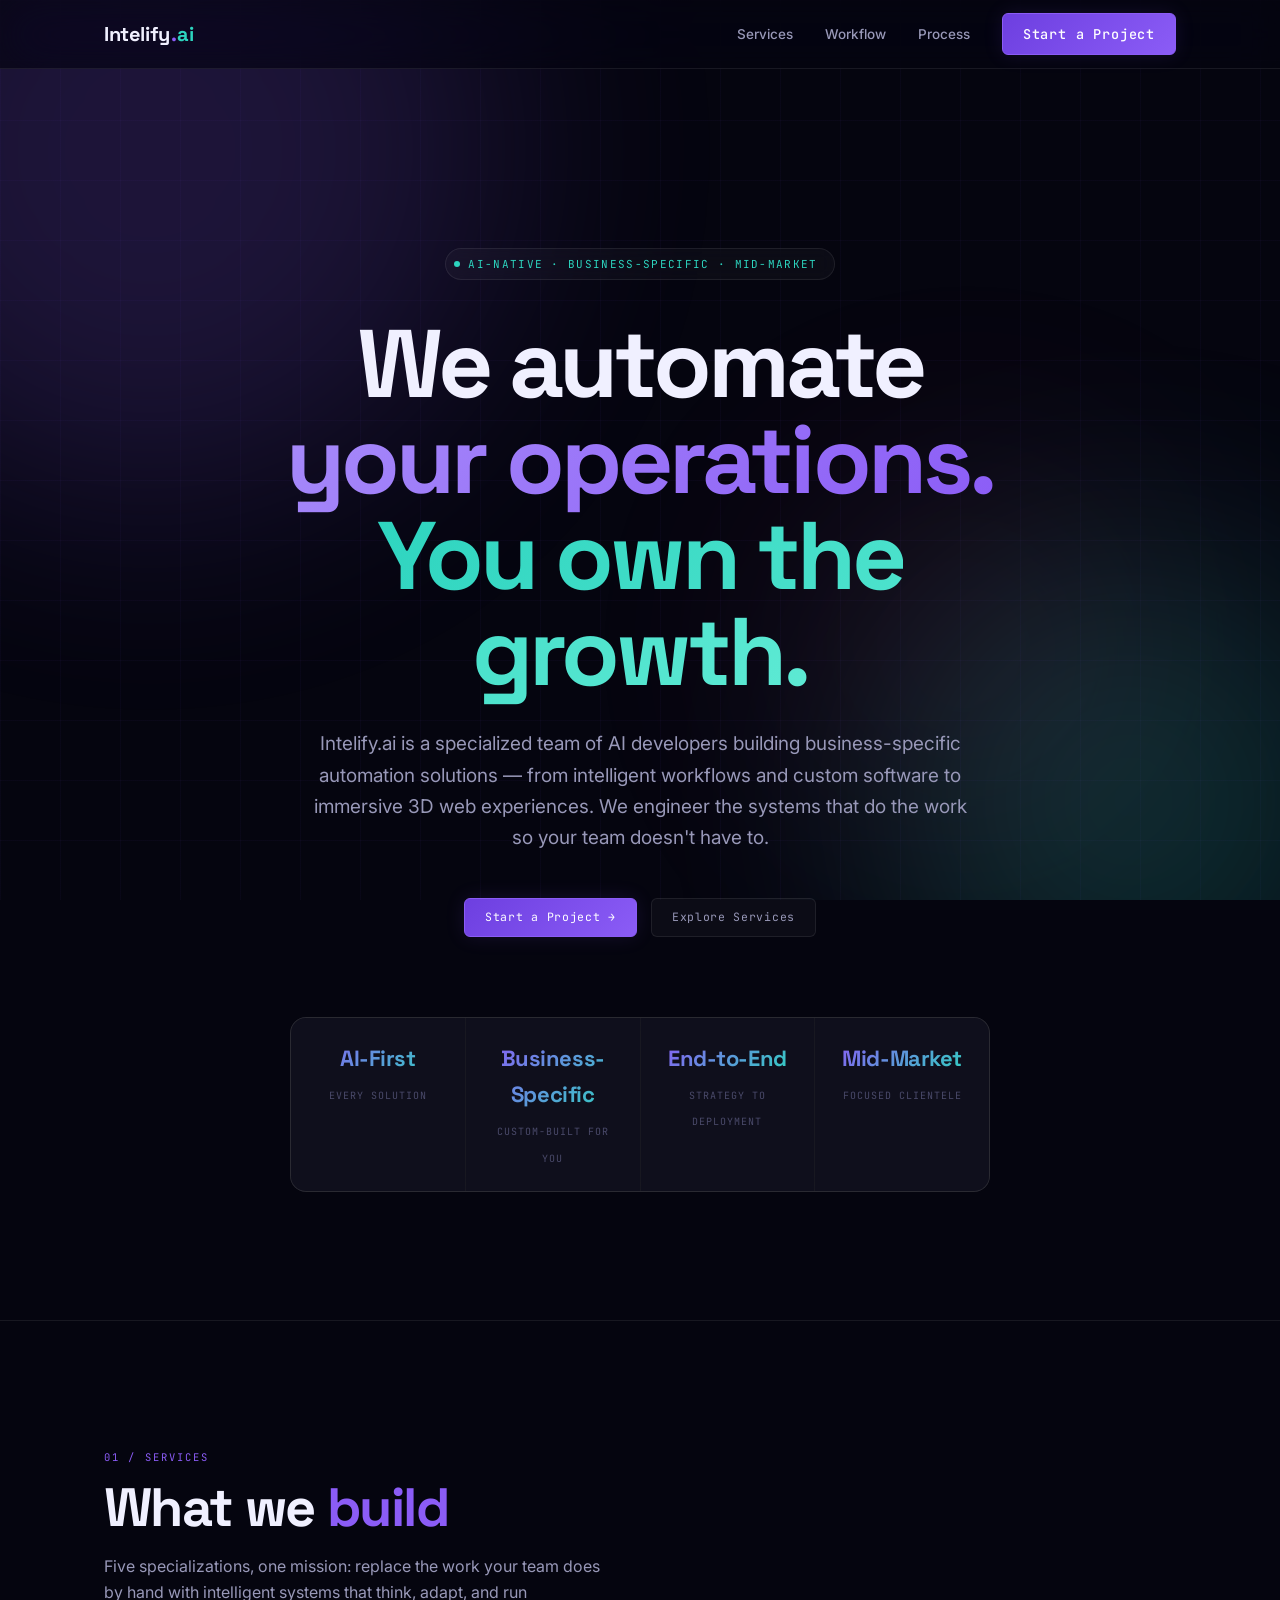
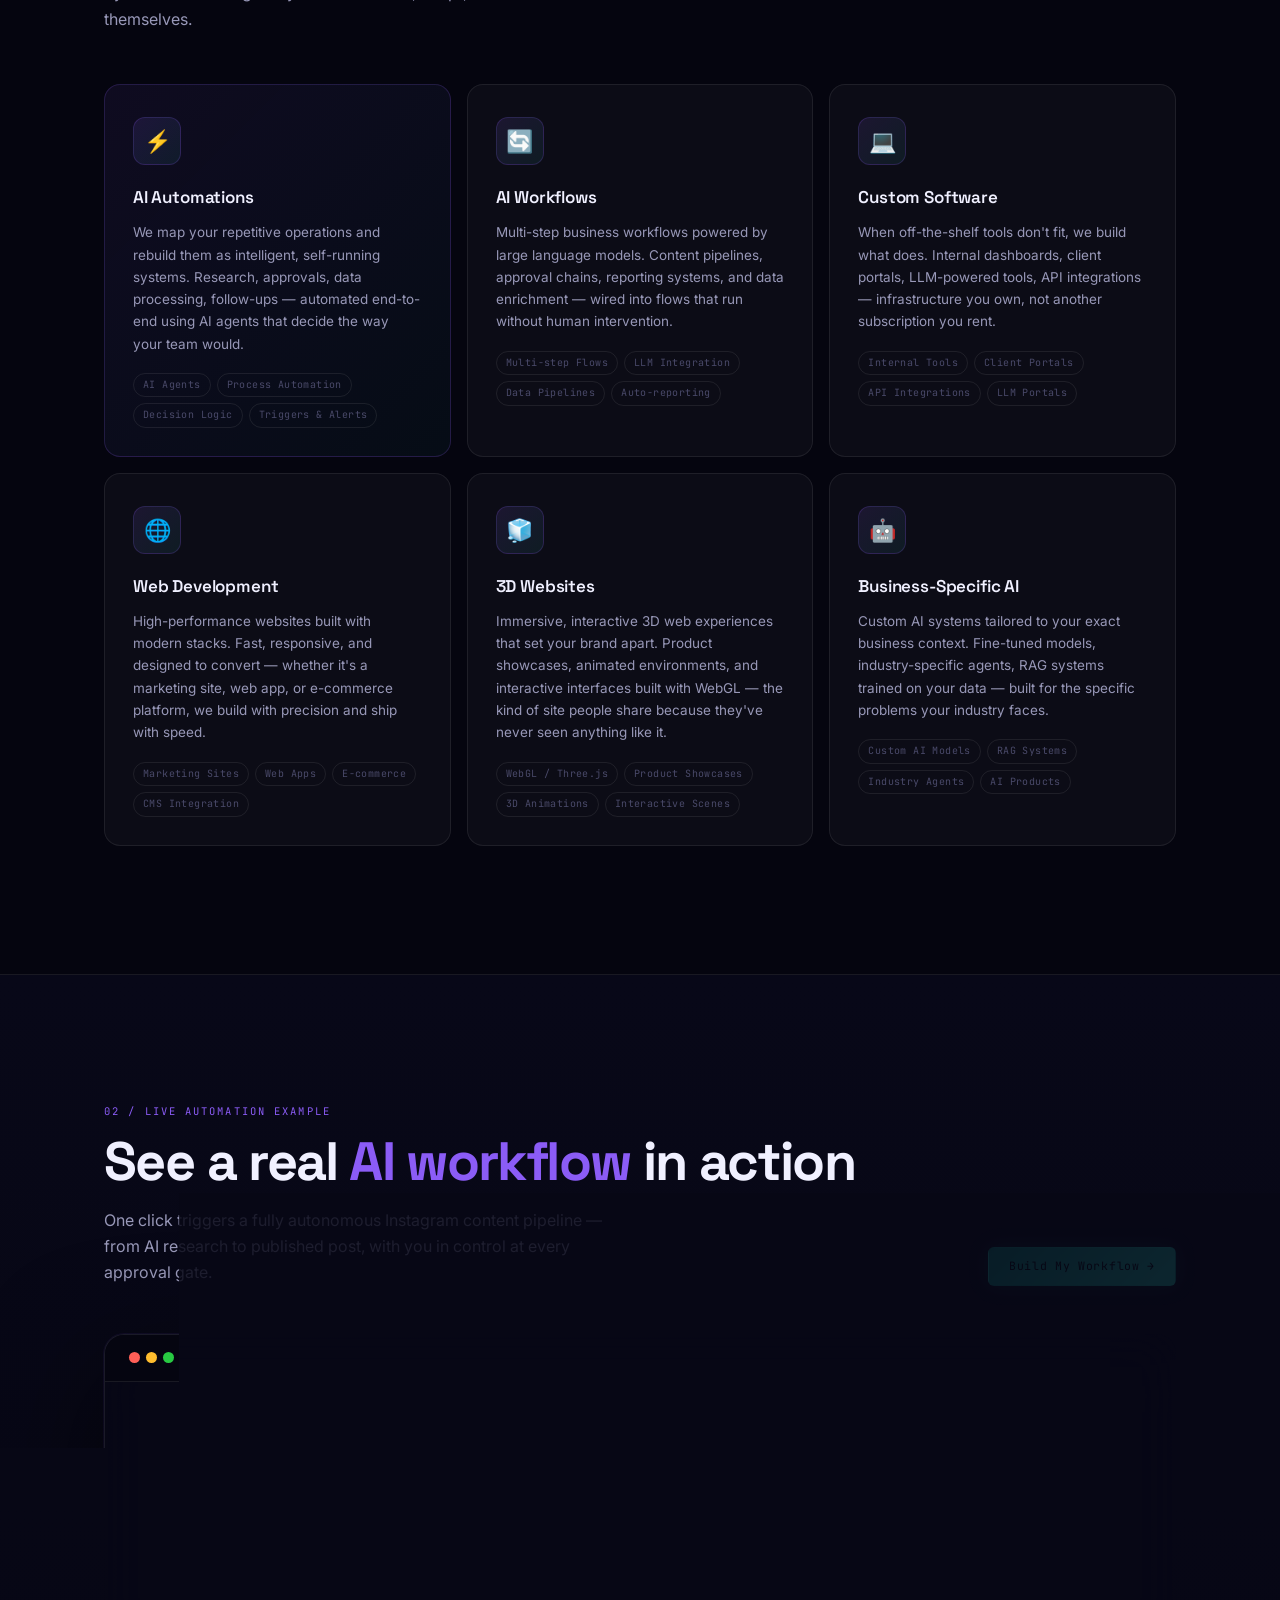
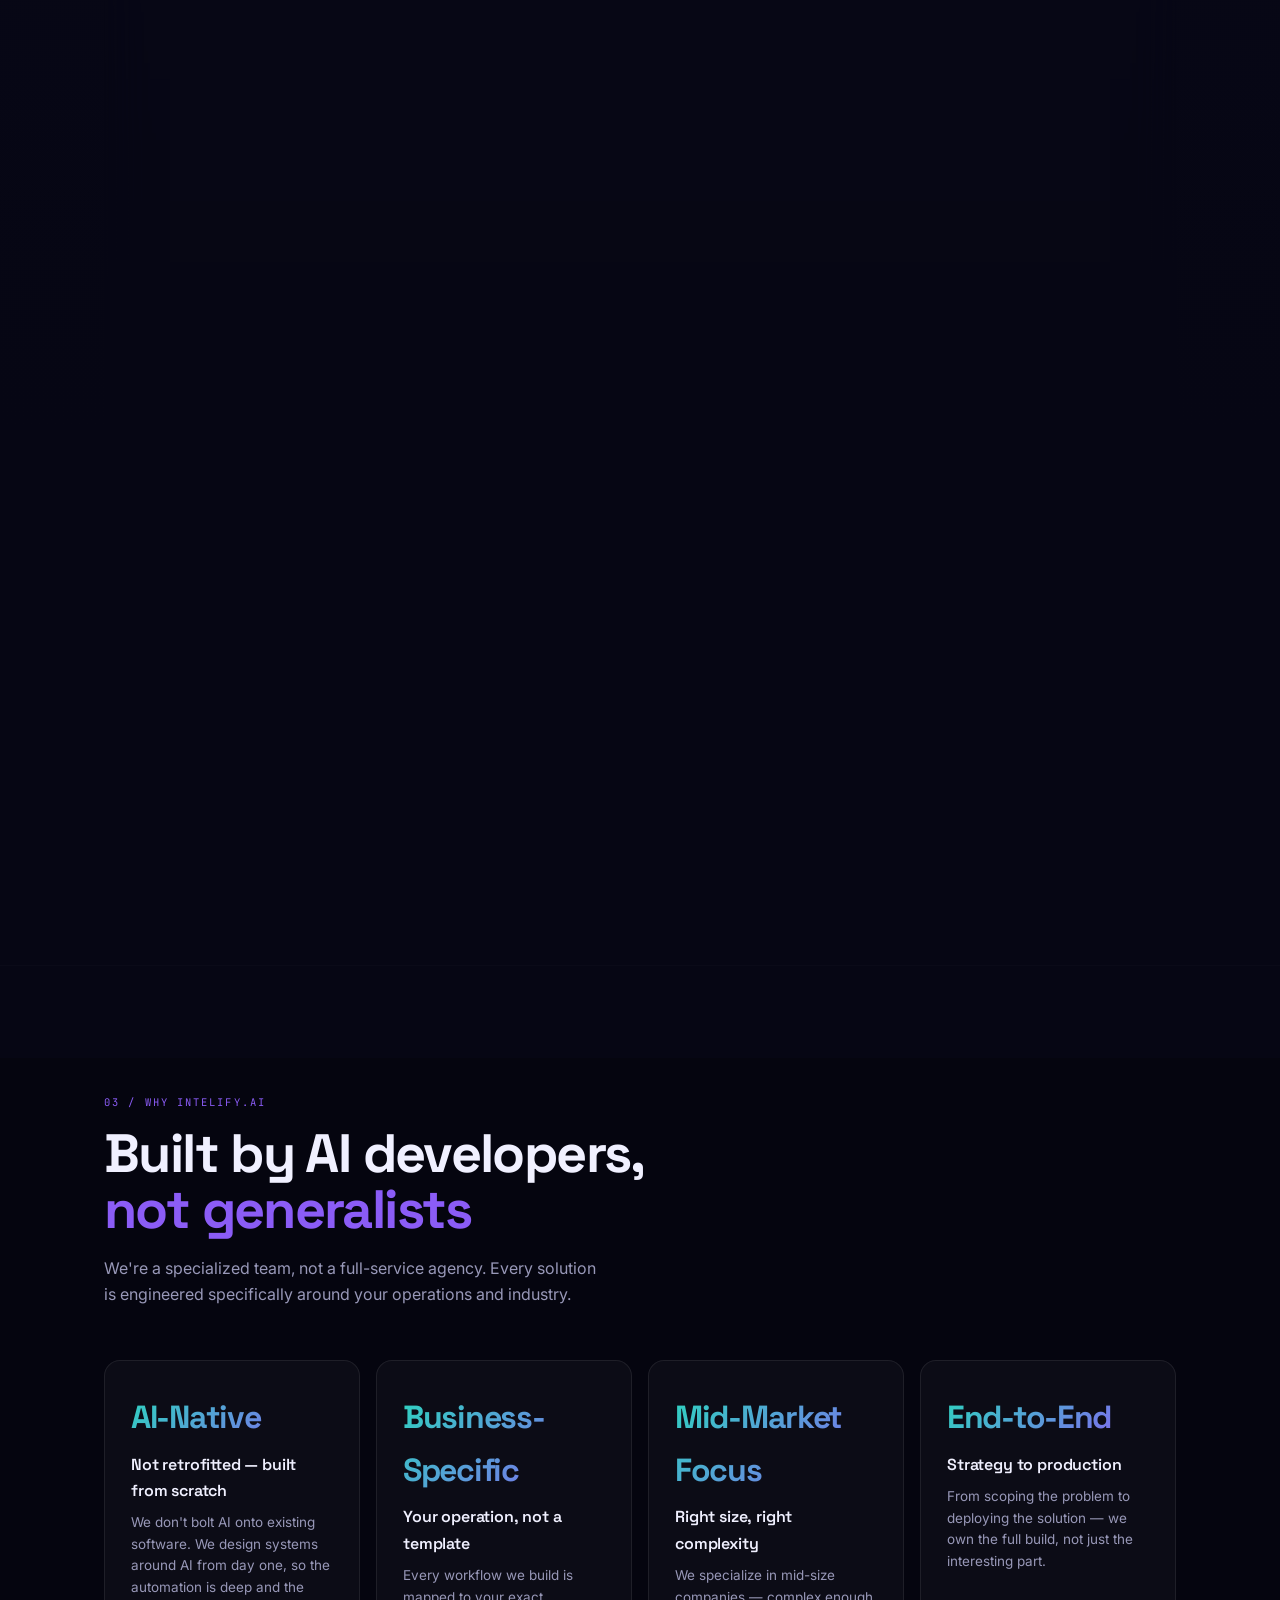
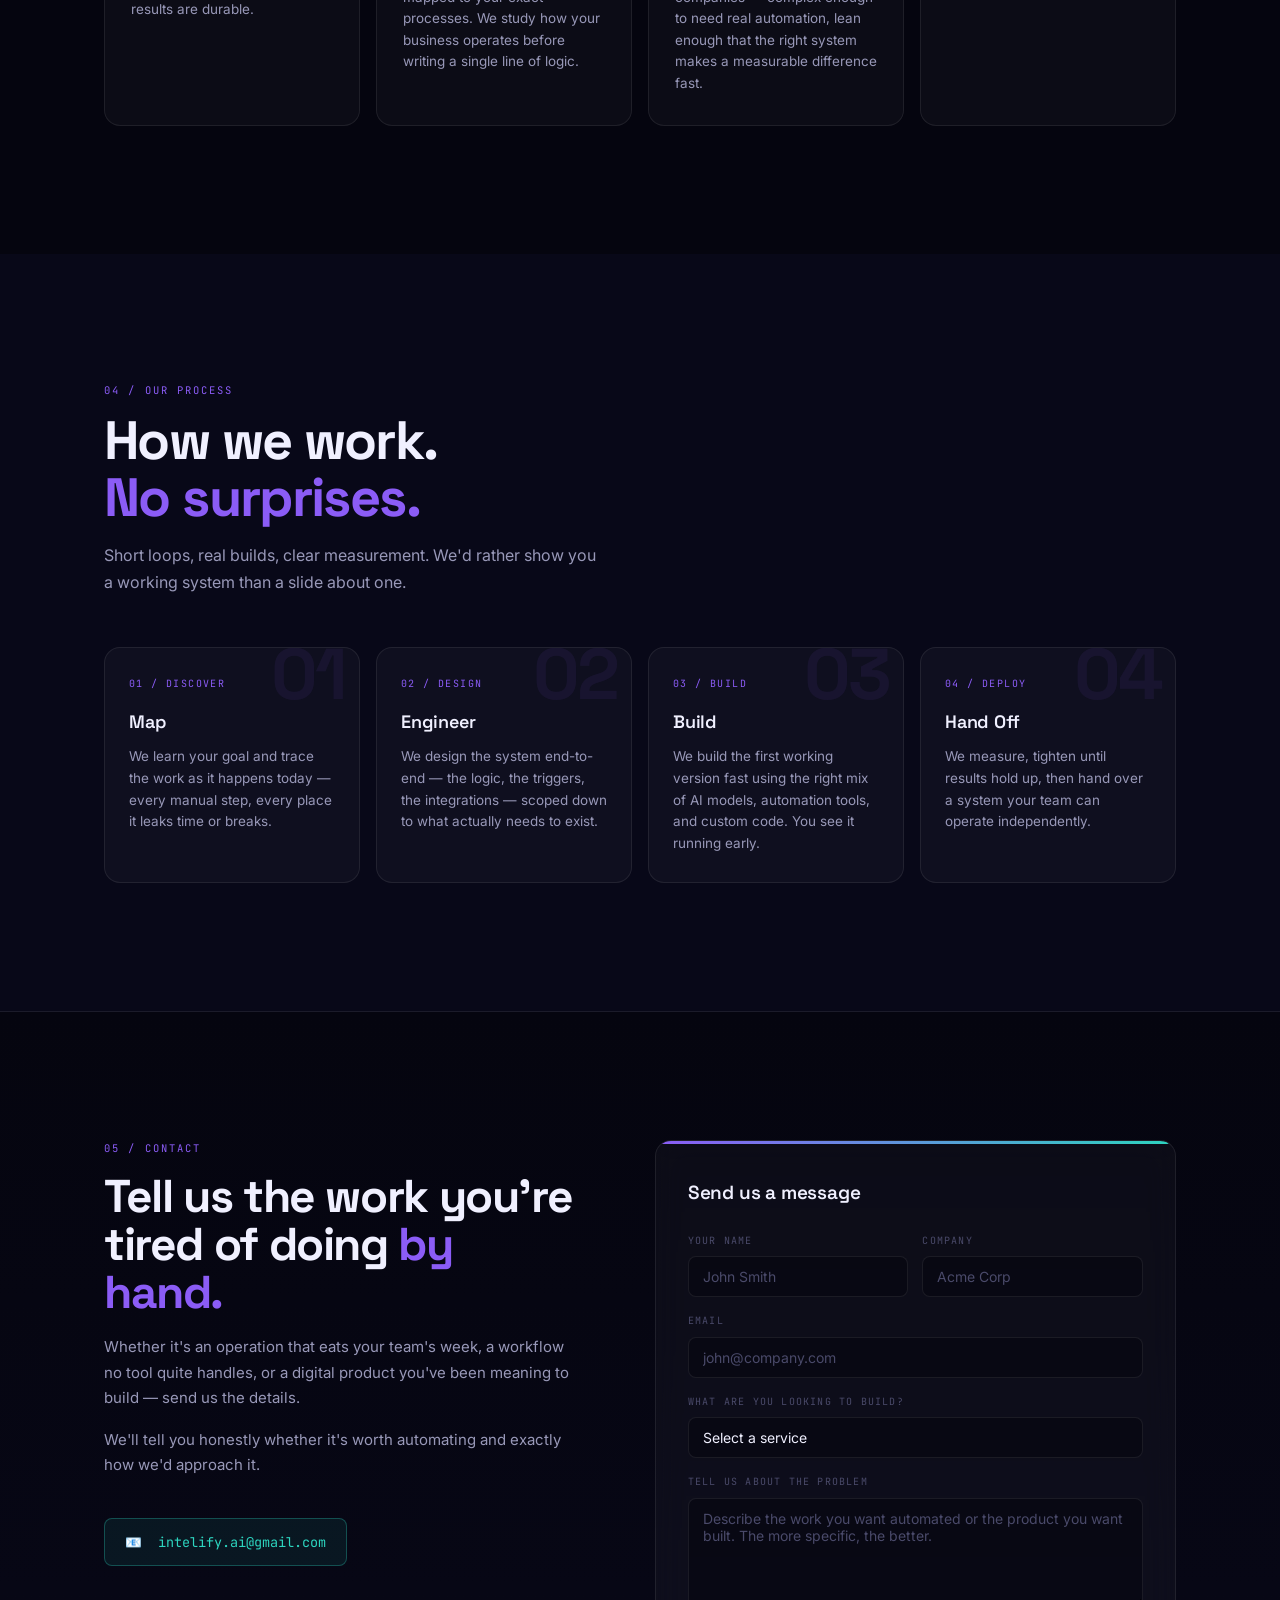
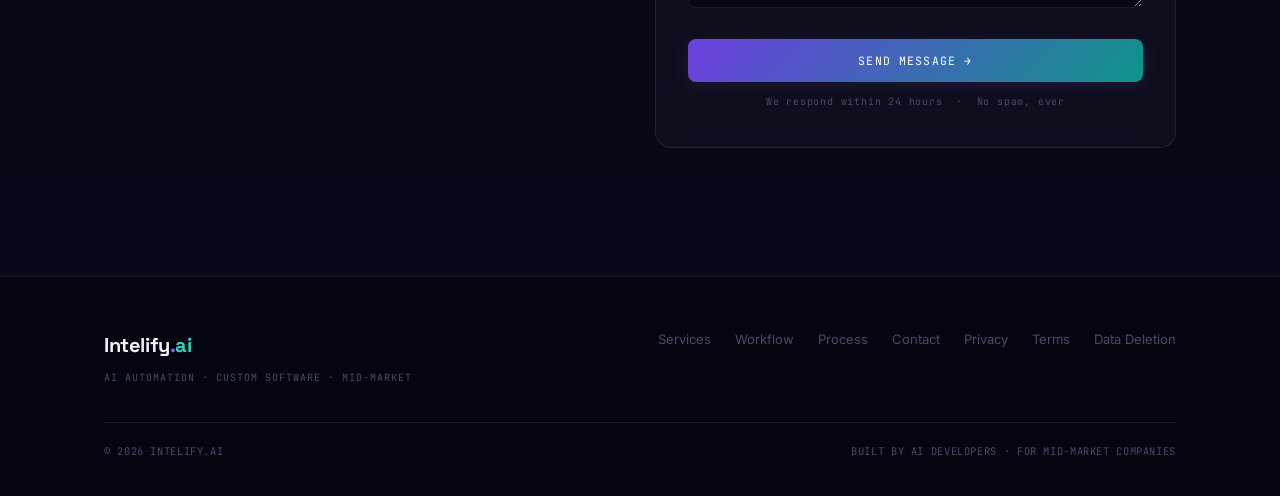
<file: index.html>
<!DOCTYPE html>
<html lang="en">
<head>
<meta charset="UTF-8">
<meta name="viewport" content="width=device-width, initial-scale=1.0">
<title>Intelify.ai — AI Automation & Custom Software for Mid-Market Companies</title>
<meta name="description" content="Intelify.ai is a specialized team of AI developers building business-specific automation solutions — AI workflows, custom software, 3D web experiences, and intelligent operations for mid-size companies.">
<meta property="og:title" content="Intelify.ai — AI Automation & Custom Software">
<meta property="og:description" content="We automate your operations and build business-specific AI solutions — from intelligent workflows to custom software and immersive 3D web experiences.">
<meta property="og:type" content="website">
<link rel="icon" href="data:image/svg+xml,%3Csvg xmlns='http://www.w3.org/2000/svg' viewBox='0 0 32 32'%3E%3Crect width='32' height='32' rx='7' fill='%2305050F'/%3E%3Ctext x='16' y='22' font-family='sans-serif' font-weight='700' font-size='13' fill='%238B5CF6' text-anchor='middle'%3EI.ai%3C/text%3E%3C/svg%3E">
<link rel="preconnect" href="https://fonts.googleapis.com">
<link rel="preconnect" href="https://fonts.gstatic.com" crossorigin>
<link href="https://fonts.googleapis.com/css2?family=Space+Grotesk:wght@400;500;600;700&family=Inter:wght@400;500;600&family=JetBrains+Mono:wght@400;500&display=swap" rel="stylesheet">
<link rel="stylesheet" href="styles.css">
</head>
<body>

<!-- Animated background orbs -->
<div class="bg-orbs" aria-hidden="true">
  <div class="orb orb-1"></div>
  <div class="orb orb-2"></div>
  <div class="orb orb-3"></div>
</div>

<!-- ============ NAV ============ -->
<header class="nav">
  <div class="wrap nav-inner">
    <a href="index.html" class="brand">Intelify<span class="dot">.</span><span class="ai">ai</span></a>
    <nav class="links">
      <a href="#services">Services</a>
      <a href="#workflow">Workflow</a>
      <a href="#approach">Process</a>
      <a href="#contact" class="btn accent always">Start a Project</a>
    </nav>
  </div>
</header>

<!-- ============ HERO ============ -->
<section class="hero">
  <div class="wrap">
    <div class="hero-badge reveal">
      <span class="dot-live"></span>
      AI-Native · Business-Specific · Mid-Market
    </div>
    <h1 class="reveal">
      We automate<br>
      <span class="line-violet">your operations.</span><br>
      <span class="line-teal">You own the growth.</span>
    </h1>
    <p class="lede reveal">Intelify.ai is a specialized team of AI developers building business-specific automation solutions — from intelligent workflows and custom software to immersive 3D web experiences. We engineer the systems that do the work so your team doesn't have to.</p>
    <div class="hero-cta reveal">
      <a href="#contact" class="btn accent">Start a Project →</a>
      <a href="#services" class="btn outline">Explore Services</a>
    </div>
    <div class="hero-stats reveal">
      <div class="stat">
        <span class="s-num">AI-First</span>
        <span class="s-lbl">Every solution</span>
      </div>
      <div class="stat">
        <span class="s-num">Business-Specific</span>
        <span class="s-lbl">Custom-built for you</span>
      </div>
      <div class="stat">
        <span class="s-num">End-to-End</span>
        <span class="s-lbl">Strategy to deployment</span>
      </div>
      <div class="stat">
        <span class="s-num">Mid-Market</span>
        <span class="s-lbl">Focused clientele</span>
      </div>
    </div>
  </div>
</section>

<!-- ============ SERVICES ============ -->
<section id="services" class="services">
  <div class="wrap">
    <div class="reveal">
      <span class="sec-label">01 / Services</span>
      <h2 class="sec-title">What we <em>build</em></h2>
      <p class="sec-subtitle">Five specializations, one mission: replace the work your team does by hand with intelligent systems that think, adapt, and run themselves.</p>
    </div>

    <div class="svc-grid">
      <div class="svc-card featured reveal">
        <div class="svc-icon-wrap">⚡</div>
        <h3>AI Automations</h3>
        <p>We map your repetitive operations and rebuild them as intelligent, self-running systems. Research, approvals, data processing, follow-ups — automated end-to-end using AI agents that decide the way your team would.</p>
        <div class="chips">
          <span class="chip">AI Agents</span>
          <span class="chip">Process Automation</span>
          <span class="chip">Decision Logic</span>
          <span class="chip">Triggers & Alerts</span>
        </div>
      </div>

      <div class="svc-card reveal">
        <div class="svc-icon-wrap">🔄</div>
        <h3>AI Workflows</h3>
        <p>Multi-step business workflows powered by large language models. Content pipelines, approval chains, reporting systems, and data enrichment — wired into flows that run without human intervention.</p>
        <div class="chips">
          <span class="chip">Multi-step Flows</span>
          <span class="chip">LLM Integration</span>
          <span class="chip">Data Pipelines</span>
          <span class="chip">Auto-reporting</span>
        </div>
      </div>

      <div class="svc-card reveal">
        <div class="svc-icon-wrap">💻</div>
        <h3>Custom Software</h3>
        <p>When off-the-shelf tools don't fit, we build what does. Internal dashboards, client portals, LLM-powered tools, API integrations — infrastructure you own, not another subscription you rent.</p>
        <div class="chips">
          <span class="chip">Internal Tools</span>
          <span class="chip">Client Portals</span>
          <span class="chip">API Integrations</span>
          <span class="chip">LLM Portals</span>
        </div>
      </div>

      <div class="svc-card reveal">
        <div class="svc-icon-wrap">🌐</div>
        <h3>Web Development</h3>
        <p>High-performance websites built with modern stacks. Fast, responsive, and designed to convert — whether it's a marketing site, web app, or e-commerce platform, we build with precision and ship with speed.</p>
        <div class="chips">
          <span class="chip">Marketing Sites</span>
          <span class="chip">Web Apps</span>
          <span class="chip">E-commerce</span>
          <span class="chip">CMS Integration</span>
        </div>
      </div>

      <div class="svc-card reveal">
        <div class="svc-icon-wrap">🧊</div>
        <h3>3D Websites</h3>
        <p>Immersive, interactive 3D web experiences that set your brand apart. Product showcases, animated environments, and interactive interfaces built with WebGL — the kind of site people share because they've never seen anything like it.</p>
        <div class="chips">
          <span class="chip">WebGL / Three.js</span>
          <span class="chip">Product Showcases</span>
          <span class="chip">3D Animations</span>
          <span class="chip">Interactive Scenes</span>
        </div>
      </div>

      <div class="svc-card reveal">
        <div class="svc-icon-wrap">🤖</div>
        <h3>Business-Specific AI</h3>
        <p>Custom AI systems tailored to your exact business context. Fine-tuned models, industry-specific agents, RAG systems trained on your data — built for the specific problems your industry faces.</p>
        <div class="chips">
          <span class="chip">Custom AI Models</span>
          <span class="chip">RAG Systems</span>
          <span class="chip">Industry Agents</span>
          <span class="chip">AI Products</span>
        </div>
      </div>
    </div>
  </div>
</section>

<!-- ============ WORKFLOW ============ -->
<section id="workflow" class="workflow-section">
  <div class="wrap">

    <div class="wf-header reveal">
      <div>
        <span class="sec-label">02 / Live Automation Example</span>
        <h2 class="sec-title">See a real <em>AI workflow</em> in action</h2>
        <p class="sec-subtitle">One click triggers a fully autonomous Instagram content pipeline — from AI research to published post, with you in control at every approval gate.</p>
      </div>
      <a href="#contact" class="btn teal wf-cta-btn">Build My Workflow →</a>
    </div>

    <!-- Pipeline canvas -->
    <div class="pipeline-canvas reveal">

      <!-- Top status bar -->
      <div class="pipeline-bar">
        <div class="pb-left">
          <div class="pb-dots"><span></span><span></span><span></span></div>
          <span class="pb-file">instagram-content-pipeline.flow</span>
        </div>
        <div class="pb-right">
          <span class="pb-status"><span class="pb-pulse"></span>Running</span>
          <span class="pb-stat">7 nodes · 0 errors</span>
        </div>
      </div>

      <!-- Node grid -->
      <div class="pipeline-body">

        <!-- Row 1: single trigger -->
        <div class="pipe-row">
          <div class="pipe-node n-trigger">
            <div class="pn-icon">▶</div>
            <div class="pn-info">
              <div class="pn-tag">Trigger</div>
              <div class="pn-title">You click "Run"</div>
              <div class="pn-desc">One-click activation</div>
            </div>
          </div>
        </div>

        <div class="pipe-connector single"><div class="pc-line"></div><div class="pc-arrow"></div></div>

        <!-- Row 2: AI research -->
        <div class="pipe-row">
          <div class="pipe-node n-ai">
            <div class="pn-icon">🧠</div>
            <div class="pn-info">
              <div class="pn-tag">Claude AI</div>
              <div class="pn-title">Research trending topics</div>
              <div class="pn-desc">AI/automation · SME-relevant</div>
            </div>
          </div>
        </div>

        <div class="pipe-connector single"><div class="pc-line"></div><div class="pc-arrow"></div></div>

        <!-- Row 3: Content generation with 4 outputs branching -->
        <div class="pipe-row">
          <div class="pipe-node n-ai wide">
            <div class="pn-icon">✍️</div>
            <div class="pn-info">
              <div class="pn-tag">Claude AI</div>
              <div class="pn-title">Generate content package</div>
              <div class="pn-desc">Outputs all assets simultaneously</div>
            </div>
          </div>
        </div>

        <!-- Branch outputs -->
        <div class="pipe-branches">
          <div class="branch-line-top"></div>
          <div class="branch-outputs">
            <div class="branch-out bo-1"><span>📄</span> Reel Script</div>
            <div class="branch-out bo-2"><span>💬</span> Caption</div>
            <div class="branch-out bo-3"><span>#</span> Hashtags</div>
            <div class="branch-out bo-4"><span>🪝</span> Hook Line</div>
          </div>
          <div class="branch-merge"></div>
        </div>

        <!-- Row 4: Human review -->
        <div class="pipe-row">
          <div class="pipe-node n-human">
            <div class="pn-icon">👁️</div>
            <div class="pn-info">
              <div class="pn-tag">Human Gate</div>
              <div class="pn-title">You review &amp; approve</div>
              <div class="pn-desc">Or ask Claude to tweak</div>
            </div>
            <div class="pn-gate">APPROVAL</div>
          </div>
        </div>

        <div class="pipe-connector single"><div class="pc-line"></div><div class="pc-arrow"></div></div>

        <!-- Row 5: Video generation -->
        <div class="pipe-row">
          <div class="pipe-node n-ai">
            <div class="pn-icon">🎬</div>
            <div class="pn-info">
              <div class="pn-tag">Higgsfield AI</div>
              <div class="pn-title">Generate video</div>
              <div class="pn-desc">Script → video automatically</div>
            </div>
          </div>
        </div>

        <div class="pipe-connector single"><div class="pc-line"></div><div class="pc-arrow"></div></div>

        <!-- Row 6: Human video review -->
        <div class="pipe-row">
          <div class="pipe-node n-human">
            <div class="pn-icon">✅</div>
            <div class="pn-info">
              <div class="pn-tag">Human Gate</div>
              <div class="pn-title">Review the video</div>
              <div class="pn-desc">Final check before publishing</div>
            </div>
            <div class="pn-gate">APPROVAL</div>
          </div>
        </div>

        <div class="pipe-connector single"><div class="pc-line"></div><div class="pc-arrow"></div></div>

        <!-- Row 7: Publish -->
        <div class="pipe-row">
          <div class="pipe-node n-publish">
            <div class="pn-icon">📲</div>
            <div class="pn-info">
              <div class="pn-tag">Published</div>
              <div class="pn-title">Auto-posts to Instagram</div>
              <div class="pn-desc">Caption · hashtags · peak time</div>
            </div>
            <div class="pn-live"><span></span>Live</div>
          </div>
        </div>

      </div><!-- /pipeline-body -->
    </div><!-- /pipeline-canvas -->

  </div>
</section>

<!-- ============ WHY US ============ -->
<section id="why">
  <div class="wrap">
    <div class="reveal">
      <span class="sec-label">03 / Why Intelify.ai</span>
      <h2 class="sec-title">Built by AI developers,<br><em>not generalists</em></h2>
      <p class="sec-subtitle">We're a specialized team, not a full-service agency. Every solution is engineered specifically around your operations and industry.</p>
    </div>
    <div class="why-grid">
      <div class="why-card reveal">
        <span class="why-num">AI-Native</span>
        <h4>Not retrofitted — built from scratch</h4>
        <p>We don't bolt AI onto existing software. We design systems around AI from day one, so the automation is deep and the results are durable.</p>
      </div>
      <div class="why-card reveal">
        <span class="why-num">Business-Specific</span>
        <h4>Your operation, not a template</h4>
        <p>Every workflow we build is mapped to your exact processes. We study how your business operates before writing a single line of logic.</p>
      </div>
      <div class="why-card reveal">
        <span class="why-num">Mid-Market Focus</span>
        <h4>Right size, right complexity</h4>
        <p>We specialize in mid-size companies — complex enough to need real automation, lean enough that the right system makes a measurable difference fast.</p>
      </div>
      <div class="why-card reveal">
        <span class="why-num">End-to-End</span>
        <h4>Strategy to production</h4>
        <p>From scoping the problem to deploying the solution — we own the full build, not just the interesting part.</p>
      </div>
    </div>
  </div>
</section>

<!-- ============ APPROACH ============ -->
<section id="approach" class="approach">
  <div class="wrap">
    <div class="reveal">
      <span class="sec-label">04 / Our Process</span>
      <h2 class="sec-title">How we work.<br><em>No surprises.</em></h2>
      <p class="sec-subtitle">Short loops, real builds, clear measurement. We'd rather show you a working system than a slide about one.</p>
    </div>
    <div class="steps">
      <div class="step reveal" data-n="01">
        <span class="s-label">01 / Discover</span>
        <h4>Map</h4>
        <p>We learn your goal and trace the work as it happens today — every manual step, every place it leaks time or breaks.</p>
      </div>
      <div class="step reveal" data-n="02">
        <span class="s-label">02 / Design</span>
        <h4>Engineer</h4>
        <p>We design the system end-to-end — the logic, the triggers, the integrations — scoped down to what actually needs to exist.</p>
      </div>
      <div class="step reveal" data-n="03">
        <span class="s-label">03 / Build</span>
        <h4>Build</h4>
        <p>We build the first working version fast using the right mix of AI models, automation tools, and custom code. You see it running early.</p>
      </div>
      <div class="step reveal" data-n="04">
        <span class="s-label">04 / Deploy</span>
        <h4>Hand Off</h4>
        <p>We measure, tighten until results hold up, then hand over a system your team can operate independently.</p>
      </div>
    </div>
  </div>
</section>

<!-- ============ CONTACT ============ -->
<section id="contact" class="contact-section">
  <div class="wrap">
    <div class="contact-wrap">
      <div class="contact-info reveal">
        <span class="sec-label">05 / Contact</span>
        <h2 class="sec-title">Tell us the work you're tired of doing <em>by hand.</em></h2>
        <p>Whether it's an operation that eats your team's week, a workflow no tool quite handles, or a digital product you've been meaning to build — send us the details.</p>
        <p>We'll tell you honestly whether it's worth automating and exactly how we'd approach it.</p>
        <a href="mailto:intelify.ai@gmail.com" class="contact-email">
          📧 &nbsp;intelify.ai@gmail.com
        </a>
      </div>

      <div class="contact-form reveal">
        <h3>Send us a message</h3>
        <form action="https://formspree.io/f/intelify" method="POST">
          <div class="form-row">
            <div class="form-group">
              <label>Your Name</label>
              <input type="text" name="name" placeholder="John Smith" required>
            </div>
            <div class="form-group">
              <label>Company</label>
              <input type="text" name="company" placeholder="Acme Corp">
            </div>
          </div>
          <div class="form-group">
            <label>Email</label>
            <input type="email" name="email" placeholder="john@company.com" required>
          </div>
          <div class="form-group">
            <label>What are you looking to build?</label>
            <select name="service">
              <option value="" disabled selected>Select a service</option>
              <option value="ai-automation">AI Automation</option>
              <option value="ai-workflow">AI Workflow</option>
              <option value="custom-software">Custom Software</option>
              <option value="web-development">Web Development</option>
              <option value="3d-website">3D Website</option>
              <option value="other">Other / Not sure yet</option>
            </select>
          </div>
          <div class="form-group">
            <label>Tell us about the problem</label>
            <textarea name="message" placeholder="Describe the work you want automated or the product you want built. The more specific, the better." required></textarea>
          </div>
          <button type="submit" class="btn-submit">Send Message →</button>
          <p class="form-note">We respond within 24 hours &nbsp;·&nbsp; No spam, ever</p>
        </form>
      </div>
    </div>
  </div>
</section>

<!-- ============ FOOTER ============ -->
<footer class="foot">
  <div class="wrap">
    <div class="foot-top">
      <div>
        <div class="foot-brand">Intelify<span class="dot">.</span><span class="ai">ai</span></div>
        <div class="foot-tagline">AI Automation · Custom Software · Mid-Market</div>
      </div>
      <nav class="foot-links">
        <a href="#services">Services</a>
        <a href="#workflow">Workflow</a>
        <a href="#approach">Process</a>
        <a href="#contact">Contact</a>
        <a href="privacy.html">Privacy</a>
        <a href="terms.html">Terms</a>
        <a href="data-deletion.html">Data Deletion</a>
      </nav>
    </div>
    <div class="foot-bottom">
      <span>© <span id="yr"></span> Intelify.ai</span>
      <span>Built by AI developers · For mid-market companies</span>
    </div>
  </div>
</footer>

<script>
  document.getElementById('yr').textContent = new Date().getFullYear();

  // Reveal on scroll
  const io = new IntersectionObserver((entries) => {
    entries.forEach((e, i) => {
      if (e.isIntersecting) {
        setTimeout(() => e.target.classList.add('in'), i * 60);
        io.unobserve(e.target);
      }
    });
  }, { threshold: 0.08, rootMargin: '0px 0px -30px 0px' });
  document.querySelectorAll('.reveal').forEach(el => io.observe(el));
</script>
</body>
</html>
</file>
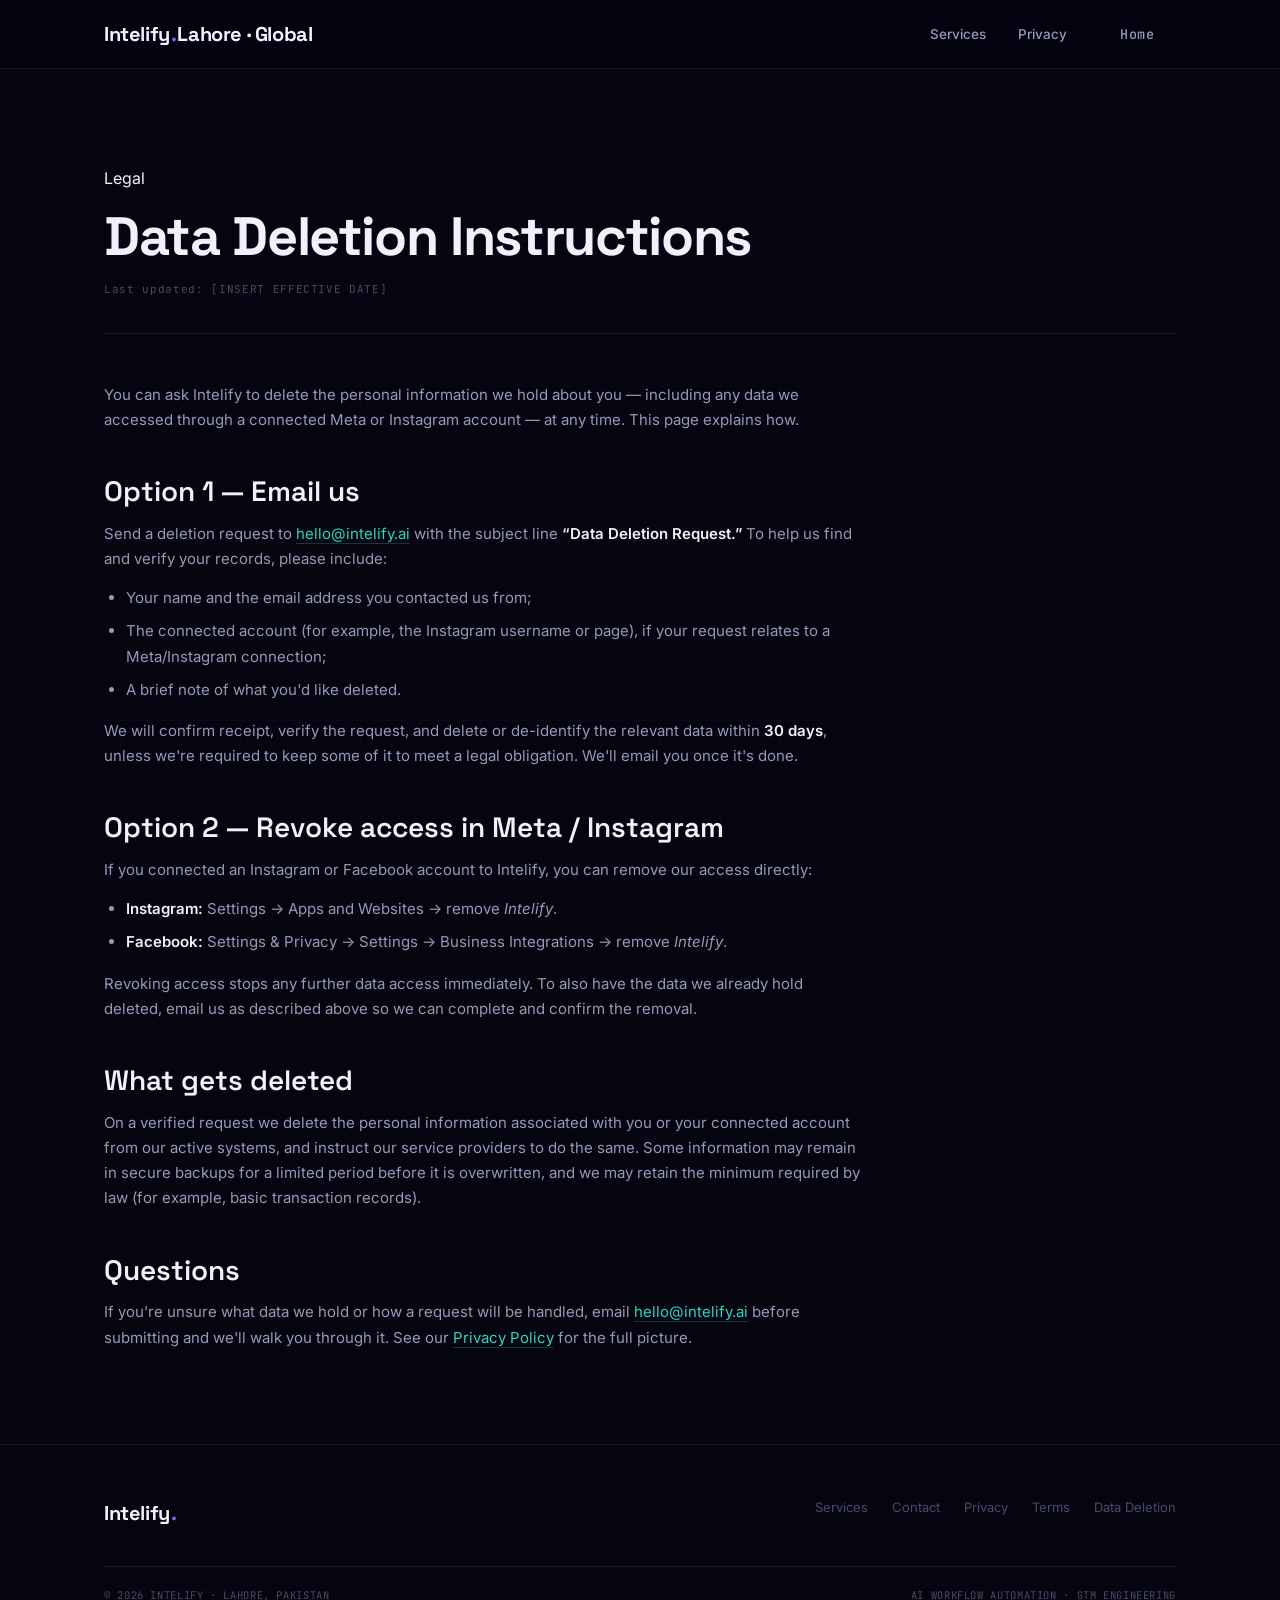
<file: data-deletion.html>
<!DOCTYPE html>
<html lang="en">
<head>
<meta charset="UTF-8">
<meta name="viewport" content="width=device-width, initial-scale=1.0">
<title>Data Deletion Instructions — Intelify</title>
<meta name="description" content="How to request deletion of your data from Intelify, including data accessed through Meta and Instagram.">
<link rel="icon" href="data:image/svg+xml,%3Csvg xmlns='http://www.w3.org/2000/svg' viewBox='0 0 32 32'%3E%3Crect width='32' height='32' fill='%2317150F'/%3E%3Ctext x='16' y='23' font-family='Georgia,serif' font-size='20' fill='%23BC4F25' text-anchor='middle'%3EI%3C/text%3E%3C/svg%3E">
<link rel="preconnect" href="https://fonts.googleapis.com">
<link rel="preconnect" href="https://fonts.gstatic.com" crossorigin>
<link href="https://fonts.googleapis.com/css2?family=Fraunces:ital,opsz,wght@0,9..144,400..600;1,9..144,400..500&family=Hanken+Grotesk:wght@400;500;600&family=JetBrains+Mono:wght@400;500&display=swap" rel="stylesheet">
<link rel="stylesheet" href="styles.css">
</head>
<body>

<header class="nav">
  <div class="wrap nav-inner">
    <a href="index.html" class="brand">Intelify<span class="dot">.</span><span class="tag">Lahore · Global</span></a>
    <nav class="links">
      <a href="index.html#services">Services</a>
      <a href="privacy.html">Privacy</a>
      <a href="index.html" class="btn always">Home</a>
    </nav>
  </div>
</header>

<div class="doc">
  <div class="wrap">
    <div class="doc-head">
      <span class="kicker">Legal</span>
      <h1>Data Deletion Instructions</h1>
      <div class="updated">Last updated: [INSERT EFFECTIVE DATE]</div>
    </div>

    <div class="doc-body">

      <p>You can ask Intelify to delete the personal information we hold about you — including any data we accessed through a connected Meta or Instagram account — at any time. This page explains how.</p>

      <h2>Option 1 — Email us</h2>
      <p>Send a deletion request to <a href="mailto:hello@intelify.ai">hello@intelify.ai</a> with the subject line <strong>“Data Deletion Request.”</strong> To help us find and verify your records, please include:</p>
      <ul>
        <li>Your name and the email address you contacted us from;</li>
        <li>The connected account (for example, the Instagram username or page), if your request relates to a Meta/Instagram connection;</li>
        <li>A brief note of what you'd like deleted.</li>
      </ul>
      <p>We will confirm receipt, verify the request, and delete or de-identify the relevant data within <strong>30 days</strong>, unless we're required to keep some of it to meet a legal obligation. We'll email you once it's done.</p>

      <h2>Option 2 — Revoke access in Meta / Instagram</h2>
      <p>If you connected an Instagram or Facebook account to Intelify, you can remove our access directly:</p>
      <ul>
        <li><strong>Instagram:</strong> Settings → Apps and Websites → remove <em>Intelify</em>.</li>
        <li><strong>Facebook:</strong> Settings &amp; Privacy → Settings → Business Integrations → remove <em>Intelify</em>.</li>
      </ul>
      <p>Revoking access stops any further data access immediately. To also have the data we already hold deleted, email us as described above so we can complete and confirm the removal.</p>

      <h2>What gets deleted</h2>
      <p>On a verified request we delete the personal information associated with you or your connected account from our active systems, and instruct our service providers to do the same. Some information may remain in secure backups for a limited period before it is overwritten, and we may retain the minimum required by law (for example, basic transaction records).</p>

      <h2>Questions</h2>
      <p>If you're unsure what data we hold or how a request will be handled, email <a href="mailto:hello@intelify.ai">hello@intelify.ai</a> before submitting and we'll walk you through it. See our <a href="privacy.html">Privacy Policy</a> for the full picture.</p>

    </div>
  </div>
</div>

<footer class="foot">
  <div class="wrap">
    <div class="foot-top">
      <a href="index.html" class="brand">Intelify<span class="dot">.</span></a>
      <nav class="foot-links">
        <a href="index.html#services">Services</a>
        <a href="index.html#contact">Contact</a>
        <a href="privacy.html">Privacy</a>
        <a href="terms.html">Terms</a>
        <a href="data-deletion.html">Data Deletion</a>
      </nav>
    </div>
    <div class="foot-bottom">
      <span>© <span id="yr">2026</span> Intelify · Lahore, Pakistan</span>
      <span>AI Workflow Automation · GTM Engineering</span>
    </div>
  </div>
</footer>
<script>document.getElementById('yr').textContent=new Date().getFullYear();</script>
</body>
</html>
</file>
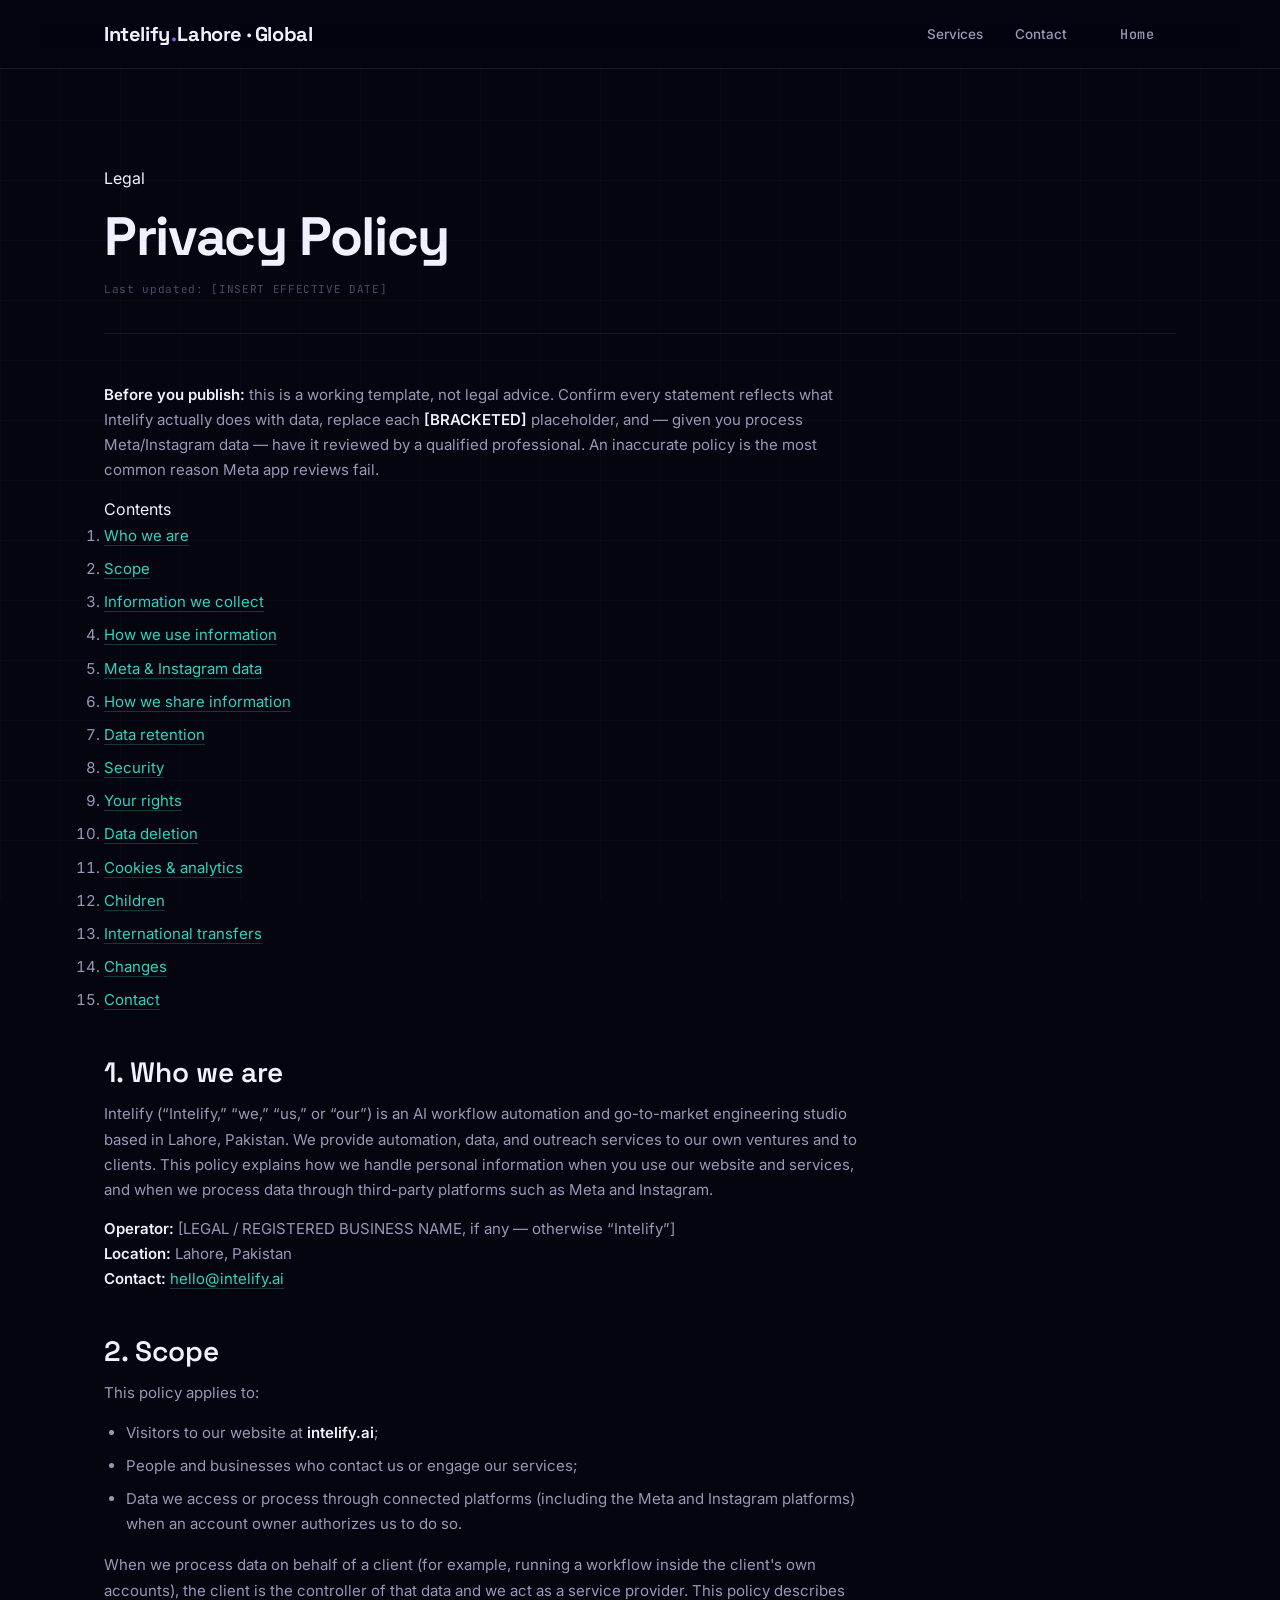
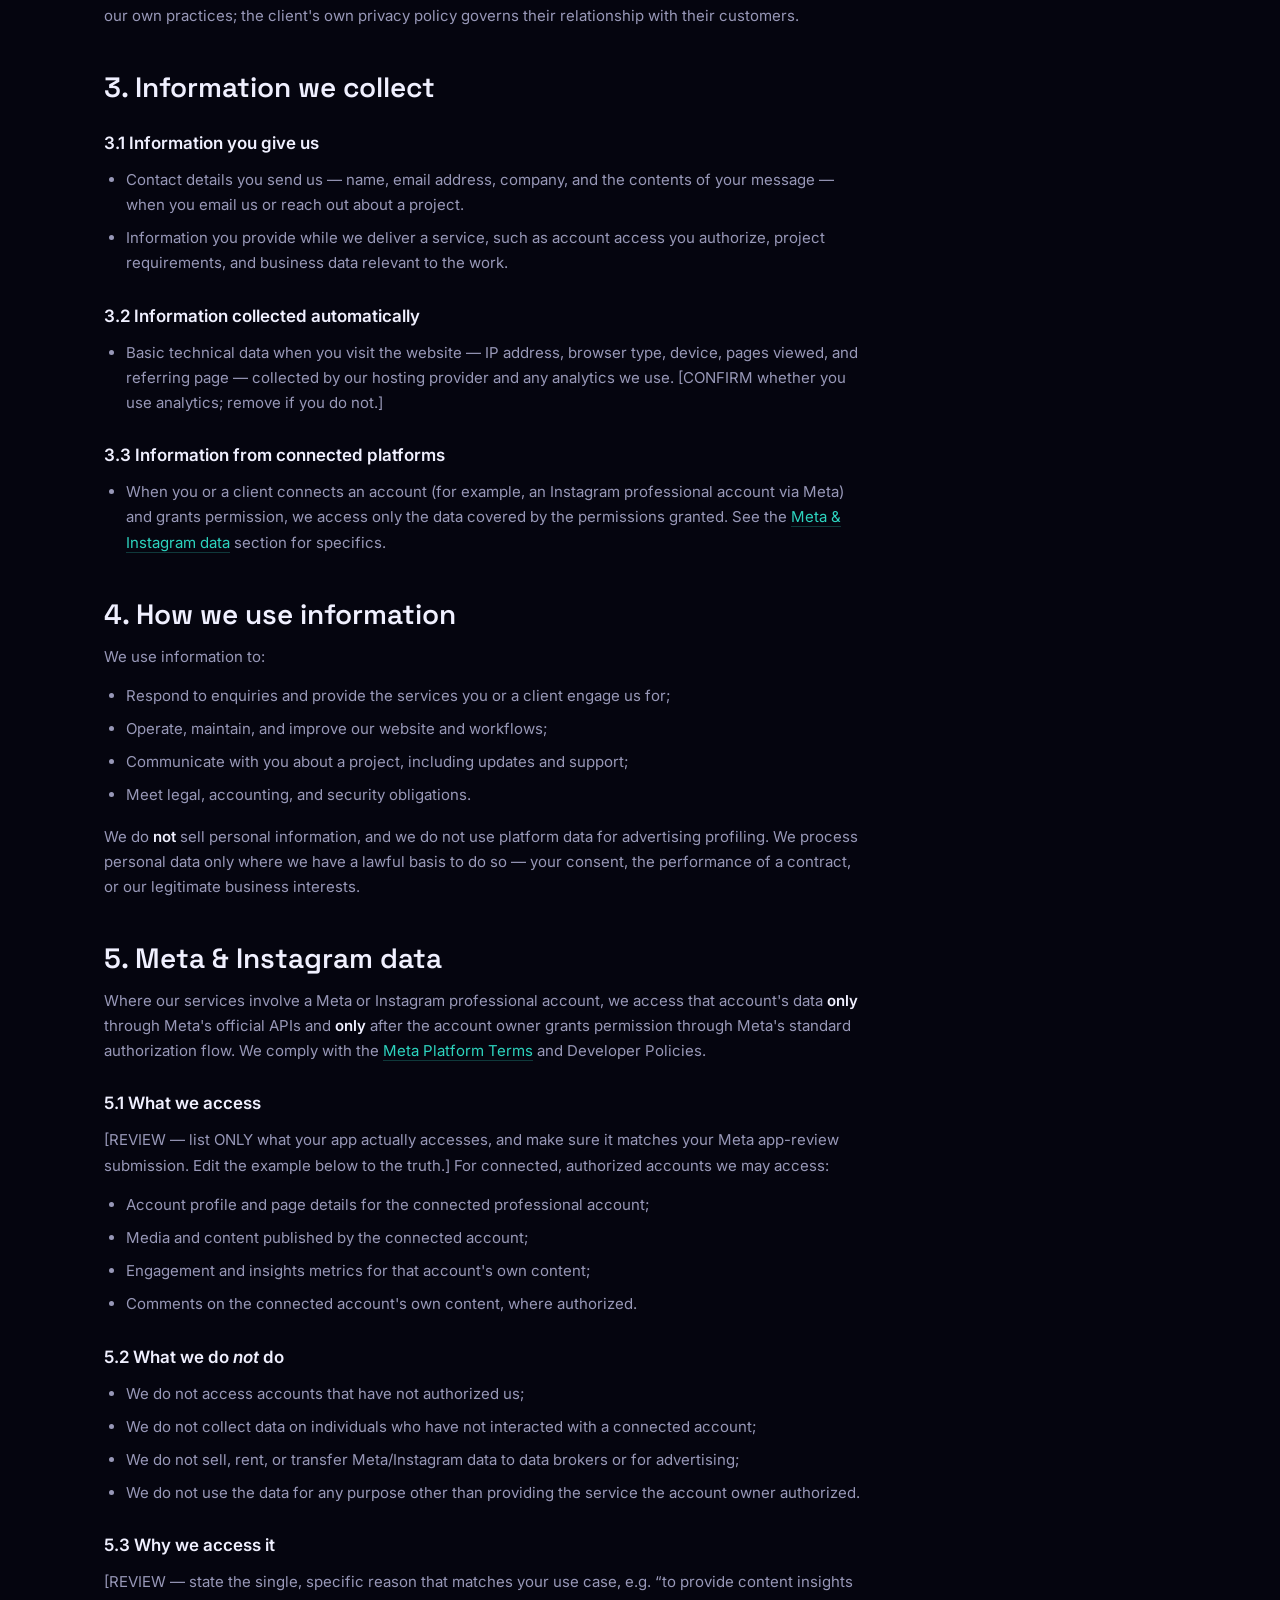
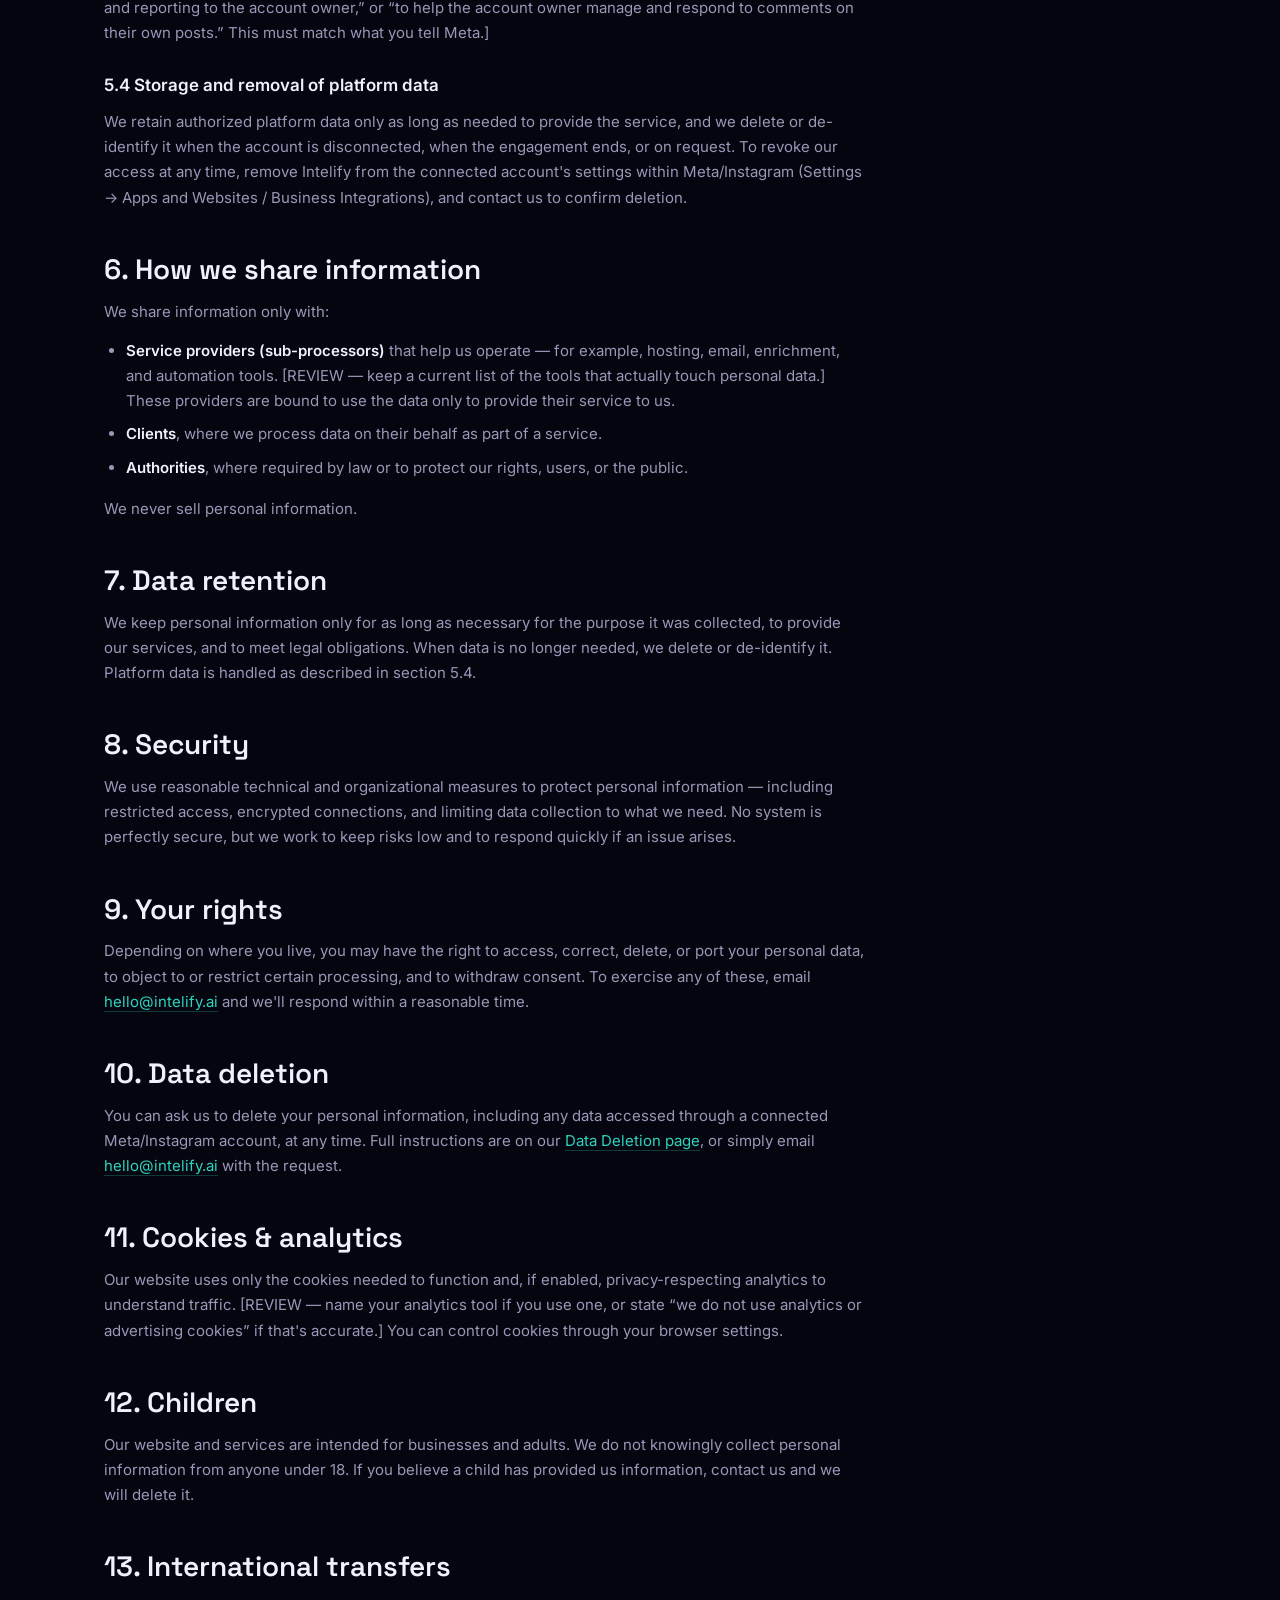
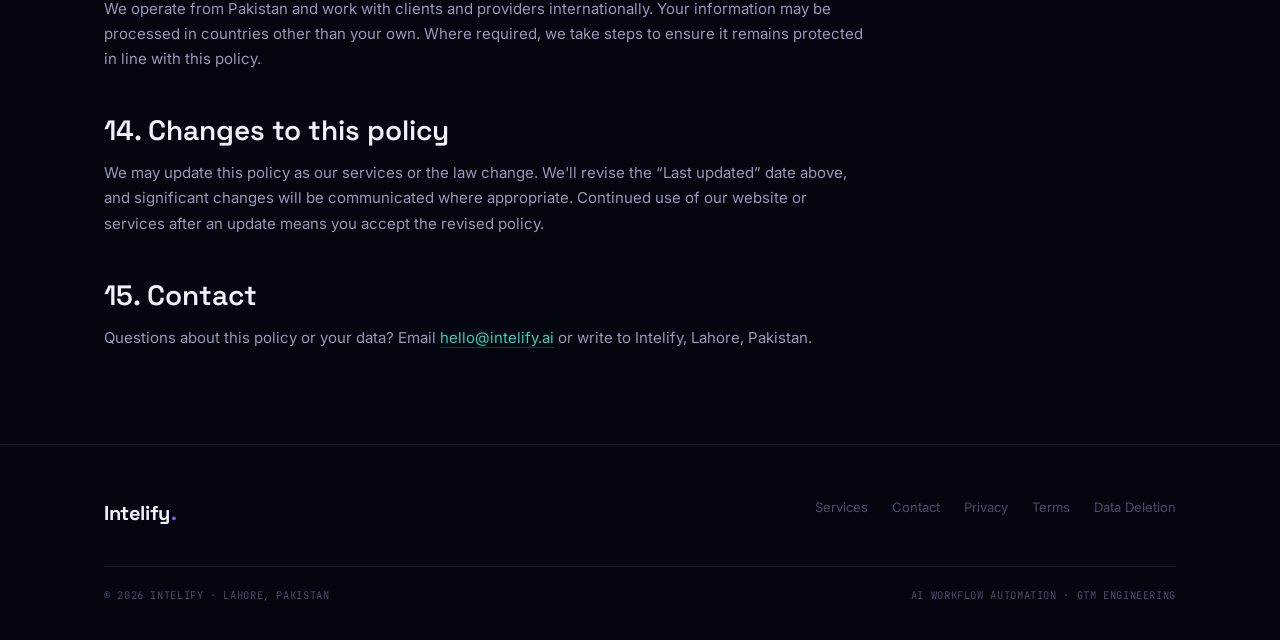
<file: privacy.html>
<!DOCTYPE html>
<html lang="en">
<head>
<meta charset="UTF-8">
<meta name="viewport" content="width=device-width, initial-scale=1.0">
<title>Privacy Policy — Intelify</title>
<meta name="description" content="How Intelify collects, uses, stores and protects information, including data accessed through the Meta and Instagram platforms.">
<link rel="icon" href="data:image/svg+xml,%3Csvg xmlns='http://www.w3.org/2000/svg' viewBox='0 0 32 32'%3E%3Crect width='32' height='32' fill='%2317150F'/%3E%3Ctext x='16' y='23' font-family='Georgia,serif' font-size='20' fill='%23BC4F25' text-anchor='middle'%3EI%3C/text%3E%3C/svg%3E">
<link rel="preconnect" href="https://fonts.googleapis.com">
<link rel="preconnect" href="https://fonts.gstatic.com" crossorigin>
<link href="https://fonts.googleapis.com/css2?family=Fraunces:ital,opsz,wght@0,9..144,400..600;1,9..144,400..500&family=Hanken+Grotesk:wght@400;500;600&family=JetBrains+Mono:wght@400;500&display=swap" rel="stylesheet">
<link rel="stylesheet" href="styles.css">
</head>
<body>

<header class="nav">
  <div class="wrap nav-inner">
    <a href="index.html" class="brand">Intelify<span class="dot">.</span><span class="tag">Lahore · Global</span></a>
    <nav class="links">
      <a href="index.html#services">Services</a>
      <a href="index.html#contact">Contact</a>
      <a href="index.html" class="btn always">Home</a>
    </nav>
  </div>
</header>

<div class="doc">
  <div class="wrap">
    <div class="doc-head">
      <span class="kicker">Legal</span>
      <h1>Privacy Policy</h1>
      <div class="updated">Last updated: [INSERT EFFECTIVE DATE]</div>
    </div>

    <div class="doc-body">

      <div class="notice">
        <p><strong>Before you publish:</strong> this is a working template, not legal advice. Confirm every statement reflects what Intelify actually does with data, replace each <strong>[BRACKETED]</strong> placeholder, and — given you process Meta/Instagram data — have it reviewed by a qualified professional. An inaccurate policy is the most common reason Meta app reviews fail.</p>
      </div>

      <div class="toc">
        <div class="toc-lbl">Contents</div>
        <ol>
          <li><a href="#who">Who we are</a></li>
          <li><a href="#scope">Scope</a></li>
          <li><a href="#collect">Information we collect</a></li>
          <li><a href="#use">How we use information</a></li>
          <li><a href="#meta">Meta &amp; Instagram data</a></li>
          <li><a href="#share">How we share information</a></li>
          <li><a href="#retention">Data retention</a></li>
          <li><a href="#security">Security</a></li>
          <li><a href="#rights">Your rights</a></li>
          <li><a href="#deletion">Data deletion</a></li>
          <li><a href="#cookies">Cookies &amp; analytics</a></li>
          <li><a href="#children">Children</a></li>
          <li><a href="#transfers">International transfers</a></li>
          <li><a href="#changes">Changes</a></li>
          <li><a href="#contact">Contact</a></li>
        </ol>
      </div>

      <h2 id="who">1. Who we are</h2>
      <p>Intelify (“Intelify,” “we,” “us,” or “our”) is an AI workflow automation and go-to-market engineering studio based in Lahore, Pakistan. We provide automation, data, and outreach services to our own ventures and to clients. This policy explains how we handle personal information when you use our website and services, and when we process data through third-party platforms such as Meta and Instagram.</p>
      <p><strong>Operator:</strong> [LEGAL / REGISTERED BUSINESS NAME, if any — otherwise “Intelify”]<br>
      <strong>Location:</strong> Lahore, Pakistan<br>
      <strong>Contact:</strong> <a href="mailto:hello@intelify.ai">hello@intelify.ai</a></p>

      <h2 id="scope">2. Scope</h2>
      <p>This policy applies to:</p>
      <ul>
        <li>Visitors to our website at <strong>intelify.ai</strong>;</li>
        <li>People and businesses who contact us or engage our services;</li>
        <li>Data we access or process through connected platforms (including the Meta and Instagram platforms) when an account owner authorizes us to do so.</li>
      </ul>
      <p>When we process data on behalf of a client (for example, running a workflow inside the client's own accounts), the client is the controller of that data and we act as a service provider. This policy describes our own practices; the client's own privacy policy governs their relationship with their customers.</p>

      <h2 id="collect">3. Information we collect</h2>
      <h3>3.1 Information you give us</h3>
      <ul>
        <li>Contact details you send us — name, email address, company, and the contents of your message — when you email us or reach out about a project.</li>
        <li>Information you provide while we deliver a service, such as account access you authorize, project requirements, and business data relevant to the work.</li>
      </ul>
      <h3>3.2 Information collected automatically</h3>
      <ul>
        <li>Basic technical data when you visit the website — IP address, browser type, device, pages viewed, and referring page — collected by our hosting provider and any analytics we use. [CONFIRM whether you use analytics; remove if you do not.]</li>
      </ul>
      <h3>3.3 Information from connected platforms</h3>
      <ul>
        <li>When you or a client connects an account (for example, an Instagram professional account via Meta) and grants permission, we access only the data covered by the permissions granted. See the <a href="#meta">Meta &amp; Instagram data</a> section for specifics.</li>
      </ul>

      <h2 id="use">4. How we use information</h2>
      <p>We use information to:</p>
      <ul>
        <li>Respond to enquiries and provide the services you or a client engage us for;</li>
        <li>Operate, maintain, and improve our website and workflows;</li>
        <li>Communicate with you about a project, including updates and support;</li>
        <li>Meet legal, accounting, and security obligations.</li>
      </ul>
      <p>We do <strong>not</strong> sell personal information, and we do not use platform data for advertising profiling. We process personal data only where we have a lawful basis to do so — your consent, the performance of a contract, or our legitimate business interests.</p>

      <h2 id="meta">5. Meta &amp; Instagram data</h2>
      <p>Where our services involve a Meta or Instagram professional account, we access that account's data <strong>only</strong> through Meta's official APIs and <strong>only</strong> after the account owner grants permission through Meta's standard authorization flow. We comply with the <a href="https://developers.facebook.com/terms/" target="_blank" rel="noopener">Meta Platform Terms</a> and Developer Policies.</p>

      <h3>5.1 What we access</h3>
      <p>[REVIEW — list ONLY what your app actually accesses, and make sure it matches your Meta app-review submission. Edit the example below to the truth.] For connected, authorized accounts we may access:</p>
      <ul>
        <li>Account profile and page details for the connected professional account;</li>
        <li>Media and content published by the connected account;</li>
        <li>Engagement and insights metrics for that account's own content;</li>
        <li>Comments on the connected account's own content, where authorized.</li>
      </ul>
      <h3>5.2 What we do <em>not</em> do</h3>
      <ul>
        <li>We do not access accounts that have not authorized us;</li>
        <li>We do not collect data on individuals who have not interacted with a connected account;</li>
        <li>We do not sell, rent, or transfer Meta/Instagram data to data brokers or for advertising;</li>
        <li>We do not use the data for any purpose other than providing the service the account owner authorized.</li>
      </ul>
      <h3>5.3 Why we access it</h3>
      <p>[REVIEW — state the single, specific reason that matches your use case, e.g. “to provide content insights and reporting to the account owner,” or “to help the account owner manage and respond to comments on their own posts.” This must match what you tell Meta.]</p>
      <h3>5.4 Storage and removal of platform data</h3>
      <p>We retain authorized platform data only as long as needed to provide the service, and we delete or de-identify it when the account is disconnected, when the engagement ends, or on request. To revoke our access at any time, remove Intelify from the connected account's settings within Meta/Instagram (Settings → Apps and Websites / Business Integrations), and contact us to confirm deletion.</p>

      <h2 id="share">6. How we share information</h2>
      <p>We share information only with:</p>
      <ul>
        <li><strong>Service providers (sub-processors)</strong> that help us operate — for example, hosting, email, enrichment, and automation tools. [REVIEW — keep a current list of the tools that actually touch personal data.] These providers are bound to use the data only to provide their service to us.</li>
        <li><strong>Clients</strong>, where we process data on their behalf as part of a service.</li>
        <li><strong>Authorities</strong>, where required by law or to protect our rights, users, or the public.</li>
      </ul>
      <p>We never sell personal information.</p>

      <h2 id="retention">7. Data retention</h2>
      <p>We keep personal information only for as long as necessary for the purpose it was collected, to provide our services, and to meet legal obligations. When data is no longer needed, we delete or de-identify it. Platform data is handled as described in section 5.4.</p>

      <h2 id="security">8. Security</h2>
      <p>We use reasonable technical and organizational measures to protect personal information — including restricted access, encrypted connections, and limiting data collection to what we need. No system is perfectly secure, but we work to keep risks low and to respond quickly if an issue arises.</p>

      <h2 id="rights">9. Your rights</h2>
      <p>Depending on where you live, you may have the right to access, correct, delete, or port your personal data, to object to or restrict certain processing, and to withdraw consent. To exercise any of these, email <a href="mailto:hello@intelify.ai">hello@intelify.ai</a> and we'll respond within a reasonable time.</p>

      <h2 id="deletion">10. Data deletion</h2>
      <p>You can ask us to delete your personal information, including any data accessed through a connected Meta/Instagram account, at any time. Full instructions are on our <a href="data-deletion.html">Data Deletion page</a>, or simply email <a href="mailto:hello@intelify.ai">hello@intelify.ai</a> with the request.</p>

      <h2 id="cookies">11. Cookies &amp; analytics</h2>
      <p>Our website uses only the cookies needed to function and, if enabled, privacy-respecting analytics to understand traffic. [REVIEW — name your analytics tool if you use one, or state “we do not use analytics or advertising cookies” if that's accurate.] You can control cookies through your browser settings.</p>

      <h2 id="children">12. Children</h2>
      <p>Our website and services are intended for businesses and adults. We do not knowingly collect personal information from anyone under 18. If you believe a child has provided us information, contact us and we will delete it.</p>

      <h2 id="transfers">13. International transfers</h2>
      <p>We operate from Pakistan and work with clients and providers internationally. Your information may be processed in countries other than your own. Where required, we take steps to ensure it remains protected in line with this policy.</p>

      <h2 id="changes">14. Changes to this policy</h2>
      <p>We may update this policy as our services or the law change. We'll revise the “Last updated” date above, and significant changes will be communicated where appropriate. Continued use of our website or services after an update means you accept the revised policy.</p>

      <h2 id="contact">15. Contact</h2>
      <p>Questions about this policy or your data? Email <a href="mailto:hello@intelify.ai">hello@intelify.ai</a> or write to Intelify, Lahore, Pakistan.</p>

    </div>
  </div>
</div>

<footer class="foot">
  <div class="wrap">
    <div class="foot-top">
      <a href="index.html" class="brand">Intelify<span class="dot">.</span></a>
      <nav class="foot-links">
        <a href="index.html#services">Services</a>
        <a href="index.html#contact">Contact</a>
        <a href="privacy.html">Privacy</a>
        <a href="terms.html">Terms</a>
        <a href="data-deletion.html">Data Deletion</a>
      </nav>
    </div>
    <div class="foot-bottom">
      <span>© <span id="yr">2026</span> Intelify · Lahore, Pakistan</span>
      <span>AI Workflow Automation · GTM Engineering</span>
    </div>
  </div>
</footer>
<script>document.getElementById('yr').textContent=new Date().getFullYear();</script>
</body>
</html>
</file>
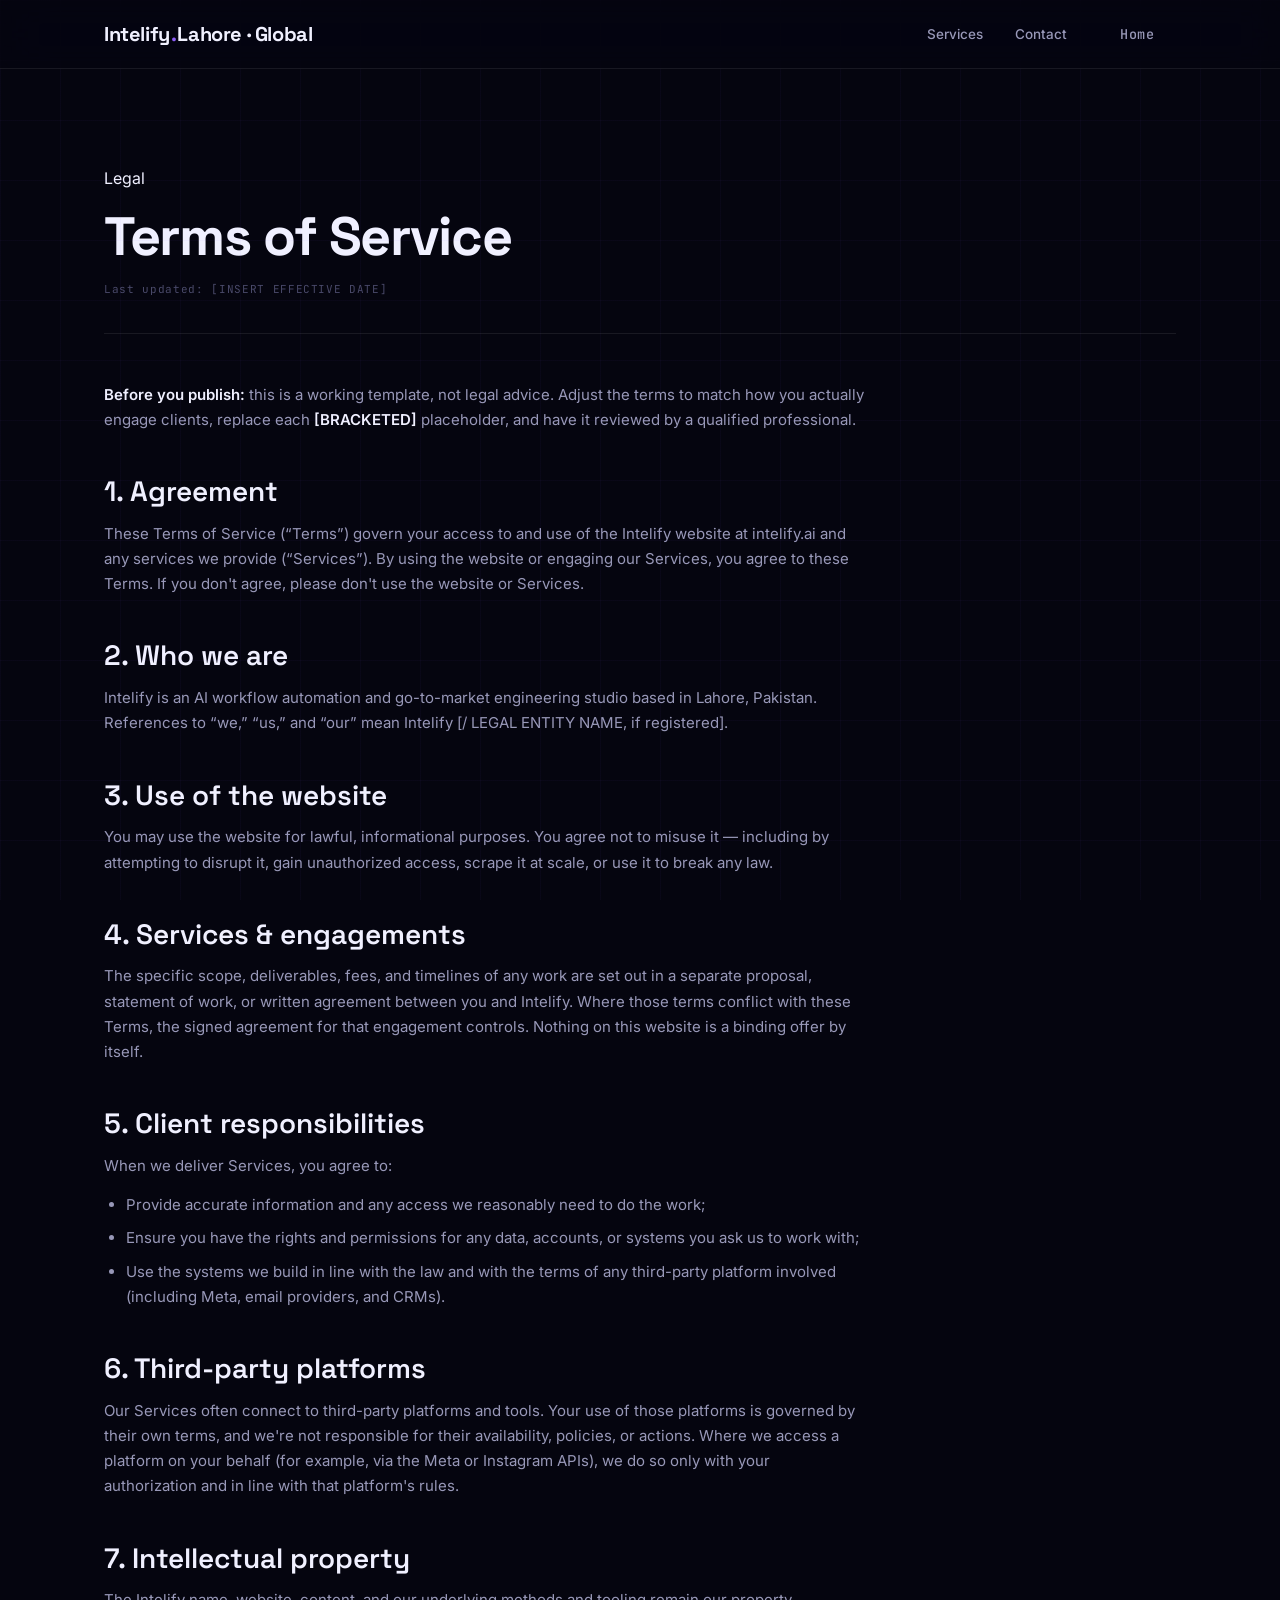
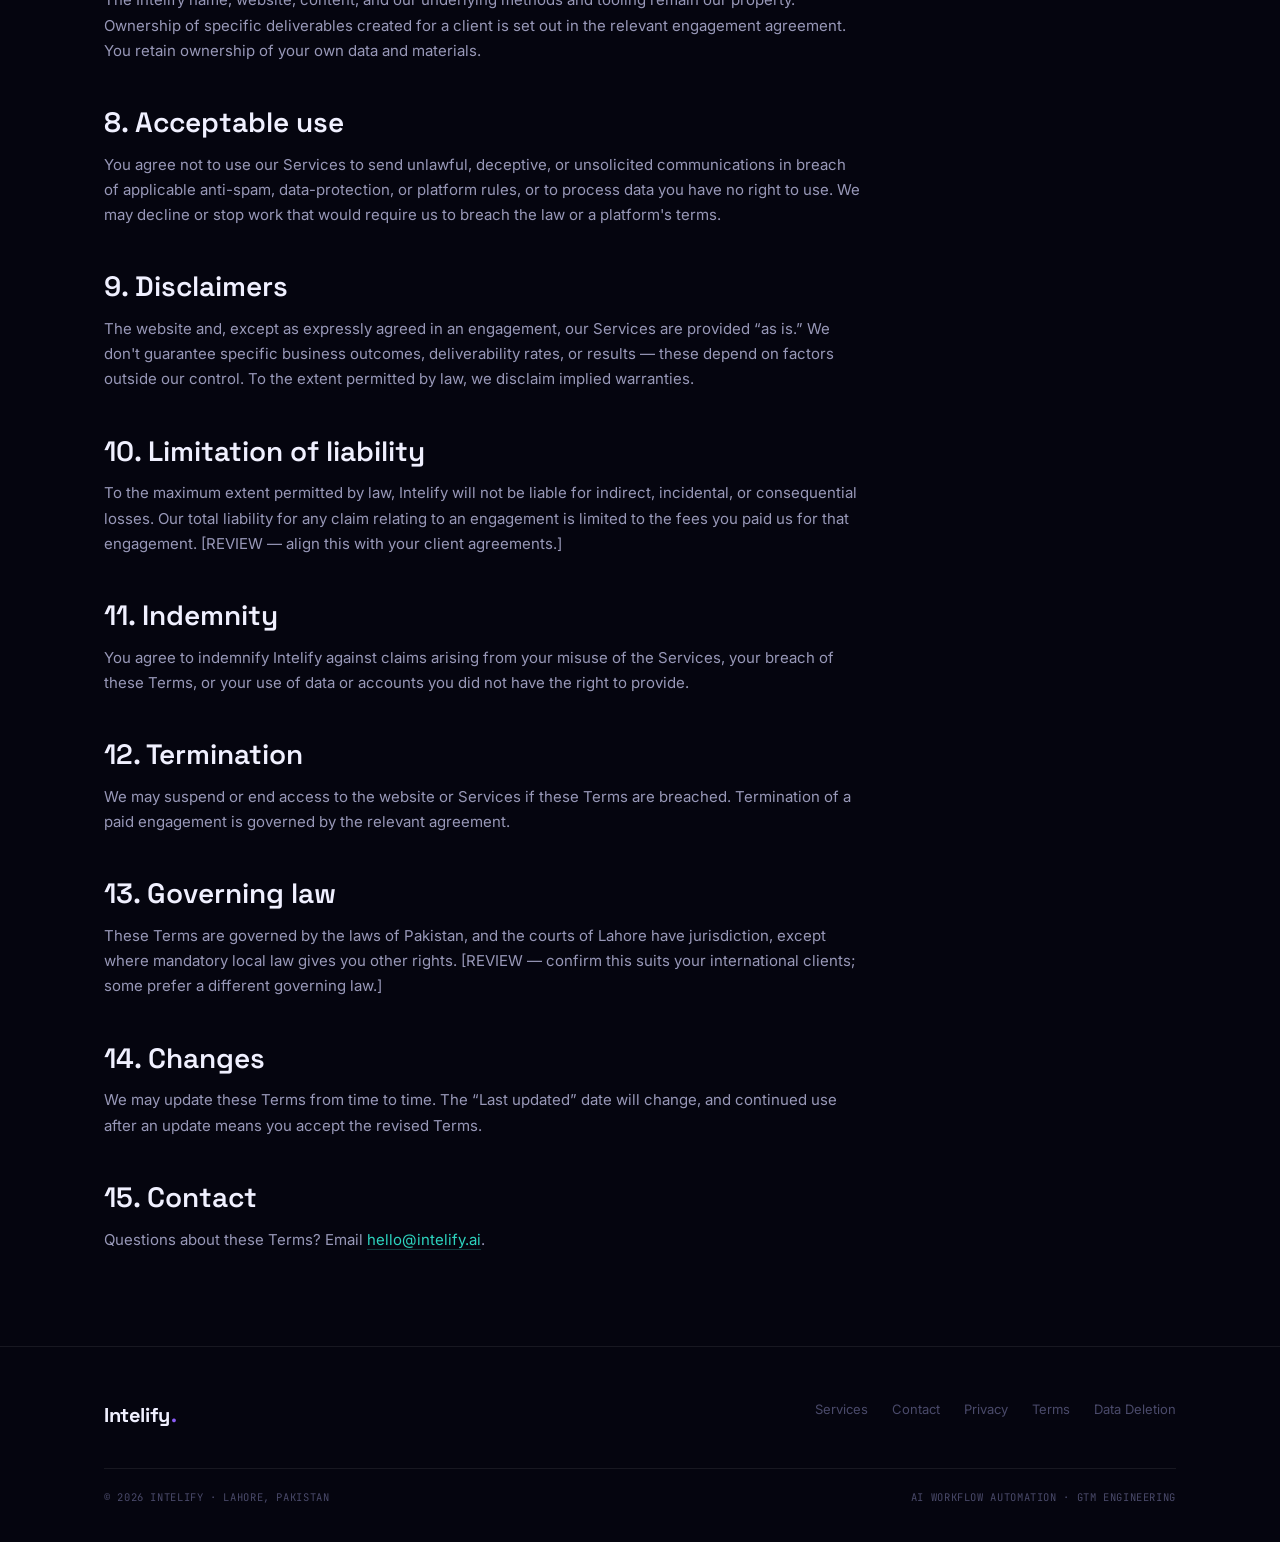
<file: terms.html>
<!DOCTYPE html>
<html lang="en">
<head>
<meta charset="UTF-8">
<meta name="viewport" content="width=device-width, initial-scale=1.0">
<title>Terms of Service — Intelify</title>
<meta name="description" content="The terms that govern use of Intelify's website and services.">
<link rel="icon" href="data:image/svg+xml,%3Csvg xmlns='http://www.w3.org/2000/svg' viewBox='0 0 32 32'%3E%3Crect width='32' height='32' fill='%2317150F'/%3E%3Ctext x='16' y='23' font-family='Georgia,serif' font-size='20' fill='%23BC4F25' text-anchor='middle'%3EI%3C/text%3E%3C/svg%3E">
<link rel="preconnect" href="https://fonts.googleapis.com">
<link rel="preconnect" href="https://fonts.gstatic.com" crossorigin>
<link href="https://fonts.googleapis.com/css2?family=Fraunces:ital,opsz,wght@0,9..144,400..600;1,9..144,400..500&family=Hanken+Grotesk:wght@400;500;600&family=JetBrains+Mono:wght@400;500&display=swap" rel="stylesheet">
<link rel="stylesheet" href="styles.css">
</head>
<body>

<header class="nav">
  <div class="wrap nav-inner">
    <a href="index.html" class="brand">Intelify<span class="dot">.</span><span class="tag">Lahore · Global</span></a>
    <nav class="links">
      <a href="index.html#services">Services</a>
      <a href="index.html#contact">Contact</a>
      <a href="index.html" class="btn always">Home</a>
    </nav>
  </div>
</header>

<div class="doc">
  <div class="wrap">
    <div class="doc-head">
      <span class="kicker">Legal</span>
      <h1>Terms of Service</h1>
      <div class="updated">Last updated: [INSERT EFFECTIVE DATE]</div>
    </div>

    <div class="doc-body">

      <div class="notice">
        <p><strong>Before you publish:</strong> this is a working template, not legal advice. Adjust the terms to match how you actually engage clients, replace each <strong>[BRACKETED]</strong> placeholder, and have it reviewed by a qualified professional.</p>
      </div>

      <h2>1. Agreement</h2>
      <p>These Terms of Service (“Terms”) govern your access to and use of the Intelify website at intelify.ai and any services we provide (“Services”). By using the website or engaging our Services, you agree to these Terms. If you don't agree, please don't use the website or Services.</p>

      <h2>2. Who we are</h2>
      <p>Intelify is an AI workflow automation and go-to-market engineering studio based in Lahore, Pakistan. References to “we,” “us,” and “our” mean Intelify [/ LEGAL ENTITY NAME, if registered].</p>

      <h2>3. Use of the website</h2>
      <p>You may use the website for lawful, informational purposes. You agree not to misuse it — including by attempting to disrupt it, gain unauthorized access, scrape it at scale, or use it to break any law.</p>

      <h2>4. Services &amp; engagements</h2>
      <p>The specific scope, deliverables, fees, and timelines of any work are set out in a separate proposal, statement of work, or written agreement between you and Intelify. Where those terms conflict with these Terms, the signed agreement for that engagement controls. Nothing on this website is a binding offer by itself.</p>

      <h2>5. Client responsibilities</h2>
      <p>When we deliver Services, you agree to:</p>
      <ul>
        <li>Provide accurate information and any access we reasonably need to do the work;</li>
        <li>Ensure you have the rights and permissions for any data, accounts, or systems you ask us to work with;</li>
        <li>Use the systems we build in line with the law and with the terms of any third-party platform involved (including Meta, email providers, and CRMs).</li>
      </ul>

      <h2>6. Third-party platforms</h2>
      <p>Our Services often connect to third-party platforms and tools. Your use of those platforms is governed by their own terms, and we're not responsible for their availability, policies, or actions. Where we access a platform on your behalf (for example, via the Meta or Instagram APIs), we do so only with your authorization and in line with that platform's rules.</p>

      <h2>7. Intellectual property</h2>
      <p>The Intelify name, website, content, and our underlying methods and tooling remain our property. Ownership of specific deliverables created for a client is set out in the relevant engagement agreement. You retain ownership of your own data and materials.</p>

      <h2>8. Acceptable use</h2>
      <p>You agree not to use our Services to send unlawful, deceptive, or unsolicited communications in breach of applicable anti-spam, data-protection, or platform rules, or to process data you have no right to use. We may decline or stop work that would require us to breach the law or a platform's terms.</p>

      <h2>9. Disclaimers</h2>
      <p>The website and, except as expressly agreed in an engagement, our Services are provided “as is.” We don't guarantee specific business outcomes, deliverability rates, or results — these depend on factors outside our control. To the extent permitted by law, we disclaim implied warranties.</p>

      <h2>10. Limitation of liability</h2>
      <p>To the maximum extent permitted by law, Intelify will not be liable for indirect, incidental, or consequential losses. Our total liability for any claim relating to an engagement is limited to the fees you paid us for that engagement. [REVIEW — align this with your client agreements.]</p>

      <h2>11. Indemnity</h2>
      <p>You agree to indemnify Intelify against claims arising from your misuse of the Services, your breach of these Terms, or your use of data or accounts you did not have the right to provide.</p>

      <h2>12. Termination</h2>
      <p>We may suspend or end access to the website or Services if these Terms are breached. Termination of a paid engagement is governed by the relevant agreement.</p>

      <h2>13. Governing law</h2>
      <p>These Terms are governed by the laws of Pakistan, and the courts of Lahore have jurisdiction, except where mandatory local law gives you other rights. [REVIEW — confirm this suits your international clients; some prefer a different governing law.]</p>

      <h2>14. Changes</h2>
      <p>We may update these Terms from time to time. The “Last updated” date will change, and continued use after an update means you accept the revised Terms.</p>

      <h2>15. Contact</h2>
      <p>Questions about these Terms? Email <a href="mailto:hello@intelify.ai">hello@intelify.ai</a>.</p>

    </div>
  </div>
</div>

<footer class="foot">
  <div class="wrap">
    <div class="foot-top">
      <a href="index.html" class="brand">Intelify<span class="dot">.</span></a>
      <nav class="foot-links">
        <a href="index.html#services">Services</a>
        <a href="index.html#contact">Contact</a>
        <a href="privacy.html">Privacy</a>
        <a href="terms.html">Terms</a>
        <a href="data-deletion.html">Data Deletion</a>
      </nav>
    </div>
    <div class="foot-bottom">
      <span>© <span id="yr">2026</span> Intelify · Lahore, Pakistan</span>
      <span>AI Workflow Automation · GTM Engineering</span>
    </div>
  </div>
</footer>
<script>document.getElementById('yr').textContent=new Date().getFullYear();</script>
</body>
</html>
</file>
<file: styles.css>
/* ===========================================================
   INTELIFY.AI — Dark 3D Futuristic
   Glassmorphism · Glow · Depth · Violet + Teal on Void Black
   =========================================================== */

@import url('https://fonts.googleapis.com/css2?family=Space+Grotesk:wght@400;500;600;700&family=Inter:wght@400;500;600&family=JetBrains+Mono:wght@400;500&display=swap');

:root {
  --void:         #05050F;
  --void-2:       #080818;
  --void-3:       #0C0C20;
  --surface:      #10102A;
  --surface-2:    #161630;
  --glass:        rgba(255,255,255,0.03);
  --glass-border: rgba(255,255,255,0.08);
  --border:       rgba(139,92,246,0.2);
  --border-soft:  rgba(139,92,246,0.08);

  --violet:       #8B5CF6;
  --violet-2:     #A78BFA;
  --violet-dim:   #6D3FE0;
  --v-glow:       rgba(139,92,246,0.25);
  --v-glow-sm:    rgba(139,92,246,0.12);

  --teal:         #2DD4BF;
  --teal-2:       #5EEAD4;
  --teal-dim:     #0D9488;
  --t-glow:       rgba(45,212,191,0.2);
  --t-glow-sm:    rgba(45,212,191,0.08);

  --pink:         #EC4899;
  --p-glow:       rgba(236,72,153,0.2);

  --text:         #F0F0FF;
  --text-soft:    #9898B8;
  --text-faint:   #4A4A6A;
  --white:        #FFFFFF;

  --maxw: 1200px;
  --pad: clamp(20px, 5vw, 64px);
  --radius: 16px;
  --radius-sm: 10px;

  --f-display: "Space Grotesk", sans-serif;
  --f-body:    "Inter", sans-serif;
  --f-mono:    "JetBrains Mono", monospace;
}

*, *::before, *::after { box-sizing: border-box; margin: 0; padding: 0; }
html { scroll-behavior: smooth; -webkit-text-size-adjust: 100%; }

body {
  background: var(--void);
  color: var(--text);
  font-family: var(--f-body);
  font-size: 16px;
  line-height: 1.65;
  -webkit-font-smoothing: antialiased;
  overflow-x: hidden;
}

::selection { background: var(--violet); color: var(--white); }
a { color: inherit; text-decoration: none; }
.wrap { max-width: var(--maxw); margin: 0 auto; padding-inline: var(--pad); }

/* =========================================================
   BACKGROUND CANVAS — animated orbs
   ========================================================= */
.bg-orbs {
  position: fixed; inset: 0; z-index: 0;
  pointer-events: none; overflow: hidden;
}
.orb {
  position: absolute; border-radius: 50%;
  filter: blur(120px); opacity: 0.18;
  animation: drift 18s ease-in-out infinite alternate;
}
.orb-1 {
  width: 700px; height: 700px;
  background: var(--violet);
  top: -200px; left: -200px;
  animation-duration: 20s;
}
.orb-2 {
  width: 500px; height: 500px;
  background: var(--teal);
  bottom: -150px; right: -100px;
  animation-duration: 15s; animation-delay: -5s;
}
.orb-3 {
  width: 400px; height: 400px;
  background: var(--pink);
  top: 50%; left: 60%;
  animation-duration: 25s; animation-delay: -10s;
  opacity: 0.08;
}
@keyframes drift {
  from { transform: translate(0, 0) scale(1); }
  to   { transform: translate(60px, 40px) scale(1.08); }
}

/* =========================================================
   GRID OVERLAY
   ========================================================= */
body::before {
  content: "";
  position: fixed; inset: 0; z-index: 0;
  background-image:
    linear-gradient(rgba(139,92,246,0.04) 1px, transparent 1px),
    linear-gradient(90deg, rgba(139,92,246,0.04) 1px, transparent 1px);
  background-size: 60px 60px;
  pointer-events: none;
}

/* all sections sit above bg */
header, section, footer { position: relative; z-index: 1; }

/* =========================================================
   NAV
   ========================================================= */
header.nav {
  position: sticky; top: 0; z-index: 100;
  background: rgba(5,5,15,0.7);
  backdrop-filter: blur(24px) saturate(180%);
  border-bottom: 1px solid var(--glass-border);
}
.nav-inner {
  display: flex; align-items: center; justify-content: space-between;
  height: 68px;
}
.brand {
  font-family: var(--f-display);
  font-weight: 700; font-size: 20px;
  letter-spacing: -0.02em;
  display: inline-flex; align-items: center; gap: 1px;
}
.brand .dot { color: var(--violet); }
.brand .ai  { color: var(--teal); }

nav.links { display: flex; align-items: center; gap: 32px; }
nav.links a {
  font-size: 13.5px; font-weight: 500;
  color: var(--text-soft);
  transition: color .2s ease;
}
nav.links a:not(.btn):hover { color: var(--text); }

.btn {
  font-family: var(--f-mono); font-size: 11.5px; letter-spacing: 0.06em;
  padding: 9px 20px; border-radius: 6px;
  border: 1px solid transparent;
  display: inline-block; white-space: nowrap;
  transition: all .25s ease; cursor: pointer;
}
.btn.accent {
  background: linear-gradient(135deg, var(--violet-dim), var(--violet));
  border-color: var(--violet);
  color: var(--white);
  box-shadow: 0 0 20px var(--v-glow-sm);
}
.btn.accent:hover {
  box-shadow: 0 0 32px var(--v-glow);
  transform: translateY(-1px);
}
.btn.outline {
  border-color: var(--glass-border);
  color: var(--text-soft);
  background: var(--glass);
}
.btn.outline:hover { border-color: var(--violet); color: var(--violet); }
.btn.teal {
  background: linear-gradient(135deg, var(--teal-dim), var(--teal));
  color: var(--void);
  box-shadow: 0 0 20px var(--t-glow);
}
.btn.teal:hover { box-shadow: 0 0 36px var(--t-glow); transform: translateY(-1px); }

/* =========================================================
   HERO
   ========================================================= */
.hero {
  padding: clamp(100px, 14vw, 180px) 0 clamp(80px, 10vw, 130px);
  text-align: center;
  position: relative;
}
.hero-badge {
  display: inline-flex; align-items: center; gap: 8px;
  background: var(--glass);
  border: 1px solid var(--glass-border);
  border-radius: 100px;
  padding: 6px 16px 6px 8px;
  font-family: var(--f-mono); font-size: 11px;
  letter-spacing: 0.12em; text-transform: uppercase;
  color: var(--teal);
  margin-bottom: 36px;
  backdrop-filter: blur(8px);
}
.hero-badge .dot-live {
  width: 6px; height: 6px; border-radius: 50%;
  background: var(--teal);
  display: inline-block;
  animation: pulse-dot 2s ease infinite;
}
@keyframes pulse-dot {
  0%,100% { box-shadow: 0 0 0 0 var(--t-glow); }
  50%      { box-shadow: 0 0 0 5px transparent; }
}

.hero h1 {
  font-family: var(--f-display);
  font-weight: 700;
  font-size: clamp(42px, 7.5vw, 96px);
  line-height: 1.0;
  letter-spacing: -0.04em;
  max-width: 14ch;
  margin: 0 auto 28px;
}
.hero h1 .line-violet {
  background: linear-gradient(135deg, var(--violet-2), var(--violet));
  -webkit-background-clip: text; -webkit-text-fill-color: transparent;
  background-clip: text;
}
.hero h1 .line-teal {
  background: linear-gradient(135deg, var(--teal), var(--teal-2));
  -webkit-background-clip: text; -webkit-text-fill-color: transparent;
  background-clip: text;
}
.hero .lede {
  max-width: 56ch; margin: 0 auto 44px;
  font-size: clamp(16px, 1.8vw, 19px);
  color: var(--text-soft); line-height: 1.65;
}
.hero-cta { display: flex; gap: 14px; flex-wrap: wrap; justify-content: center; margin-bottom: 80px; }

.hero-stats {
  display: flex; justify-content: center; flex-wrap: wrap;
  gap: 1px; max-width: 700px; margin: 0 auto;
  border: 1px solid var(--glass-border);
  border-radius: var(--radius);
  background: var(--glass-border);
  overflow: hidden;
  backdrop-filter: blur(12px);
}
.hero-stats .stat {
  flex: 1 1 160px;
  background: rgba(10,10,25,0.6);
  padding: 22px 20px;
  text-align: center;
}
.stat .s-num {
  font-family: var(--f-display);
  font-size: 22px; font-weight: 700;
  letter-spacing: -0.02em;
  background: linear-gradient(135deg, var(--violet), var(--teal));
  -webkit-background-clip: text; -webkit-text-fill-color: transparent;
  background-clip: text;
  display: block; margin-bottom: 4px;
}
.stat .s-lbl {
  font-family: var(--f-mono); font-size: 10px;
  letter-spacing: 0.1em; text-transform: uppercase;
  color: var(--text-faint);
}

/* =========================================================
   SECTION SCAFFOLD
   ========================================================= */
section { padding: clamp(80px, 10vw, 130px) 0; }

.sec-label {
  font-family: var(--f-mono); font-size: 10.5px;
  letter-spacing: 0.2em; text-transform: uppercase;
  color: var(--violet); margin-bottom: 14px; display: block;
}
.sec-title {
  font-family: var(--f-display);
  font-weight: 700; font-size: clamp(30px, 4.5vw, 54px);
  letter-spacing: -0.03em; line-height: 1.05;
  margin-bottom: 16px;
}
.sec-title em { font-style: normal; color: var(--violet); }
.sec-subtitle {
  color: var(--text-soft); font-size: 16px; line-height: 1.65;
  max-width: 50ch;
}

/* =========================================================
   SERVICES
   ========================================================= */
.services { border-top: 1px solid var(--glass-border); }
.svc-grid {
  display: grid;
  grid-template-columns: repeat(3, 1fr);
  gap: 16px;
  margin-top: 52px;
}
.svc-card {
  background: var(--glass);
  border: 1px solid var(--glass-border);
  border-radius: var(--radius);
  padding: 32px 28px 28px;
  position: relative; overflow: hidden;
  transition: transform .35s cubic-bezier(.2,.8,.2,1),
              border-color .3s ease,
              box-shadow .3s ease;
  cursor: default;
}
.svc-card::before {
  content: "";
  position: absolute; inset: 0;
  background: linear-gradient(135deg, var(--v-glow-sm), transparent 60%);
  opacity: 0;
  transition: opacity .35s ease;
  border-radius: inherit;
}
.svc-card:hover {
  transform: translateY(-6px) scale(1.01);
  border-color: var(--border);
  box-shadow: 0 20px 60px rgba(0,0,0,0.5), 0 0 40px var(--v-glow-sm);
}
.svc-card:hover::before { opacity: 1; }

.svc-card.featured {
  border-color: var(--border);
  background: linear-gradient(135deg, rgba(139,92,246,0.08), rgba(45,212,191,0.04));
}

.svc-icon-wrap {
  width: 48px; height: 48px;
  border-radius: 12px;
  background: linear-gradient(135deg, var(--v-glow-sm), var(--t-glow-sm));
  border: 1px solid var(--border);
  display: flex; align-items: center; justify-content: center;
  font-size: 22px; margin-bottom: 18px;
  position: relative; z-index: 1;
}
.svc-card h3 {
  font-family: var(--f-display);
  font-weight: 600; font-size: 17px;
  letter-spacing: -0.01em; margin-bottom: 10px;
  position: relative; z-index: 1;
}
.svc-card p {
  color: var(--text-soft); font-size: 13.5px; line-height: 1.65;
  position: relative; z-index: 1;
}
.svc-card .chips { margin-top: 18px; display: flex; flex-wrap: wrap; gap: 6px; position: relative; z-index: 1; }
.chip {
  font-family: var(--f-mono); font-size: 10px; letter-spacing: 0.04em;
  color: var(--text-faint);
  border: 1px solid var(--glass-border);
  padding: 3px 9px; border-radius: 100px;
  transition: all .2s ease;
}
.svc-card:hover .chip { border-color: var(--border-soft); color: var(--text-soft); }

/* =========================================================
   WORKFLOW — Pipeline Canvas
   ========================================================= */
.workflow-section {
  background: linear-gradient(180deg, var(--void-2) 0%, var(--void) 100%);
  border-top: 1px solid var(--glass-border);
  border-bottom: 1px solid var(--glass-border);
}

.wf-header {
  display: flex; align-items: flex-end; justify-content: space-between;
  gap: 24px; flex-wrap: wrap;
  margin-bottom: 48px;
}
.wf-cta-btn { flex-shrink: 0; align-self: flex-end; }

/* ---- Canvas shell ---- */
.pipeline-canvas {
  background: rgba(8,8,22,0.85);
  border: 1px solid var(--glass-border);
  border-radius: 20px;
  overflow: hidden;
  backdrop-filter: blur(24px);
  box-shadow: 0 40px 120px rgba(0,0,0,0.6), 0 0 0 1px rgba(139,92,246,0.08);
}

/* ---- Status bar ---- */
.pipeline-bar {
  display: flex; align-items: center; justify-content: space-between;
  padding: 14px 24px;
  background: rgba(5,5,15,0.7);
  border-bottom: 1px solid var(--glass-border);
  gap: 16px;
}
.pb-left { display: flex; align-items: center; gap: 14px; }
.pb-dots { display: flex; gap: 6px; }
.pb-dots span { width: 11px; height: 11px; border-radius: 50%; }
.pb-dots span:nth-child(1) { background: #FF5F57; }
.pb-dots span:nth-child(2) { background: #FFBD2E; }
.pb-dots span:nth-child(3) { background: #28CA42; }
.pb-file {
  font-family: var(--f-mono); font-size: 11px;
  color: var(--text-faint); letter-spacing: 0.06em;
}
.pb-right { display: flex; align-items: center; gap: 20px; }
.pb-status {
  font-family: var(--f-mono); font-size: 10px;
  letter-spacing: 0.1em; text-transform: uppercase;
  color: var(--teal);
  display: flex; align-items: center; gap: 7px;
}
.pb-pulse {
  width: 7px; height: 7px; border-radius: 50%;
  background: var(--teal);
  animation: pulse-dot 2s ease infinite;
}
.pb-stat {
  font-family: var(--f-mono); font-size: 10px;
  color: var(--text-faint); letter-spacing: 0.06em;
}

/* ---- Pipeline body ---- */
.pipeline-body {
  padding: 40px 48px 48px;
  display: flex; flex-direction: column; align-items: center;
  gap: 0;
}

/* ---- Rows ---- */
.pipe-row {
  width: 100%; max-width: 560px;
  display: flex; justify-content: center;
}

/* ---- Nodes ---- */
.pipe-node {
  width: 100%;
  border-radius: 14px;
  padding: 18px 20px;
  display: flex; align-items: center; gap: 14px;
  border: 1px solid var(--glass-border);
  position: relative; overflow: hidden;
  transition: transform .3s ease, box-shadow .3s ease, border-color .3s ease;
  cursor: default;
}
.pipe-node::after {
  content: "";
  position: absolute; inset: 0;
  background: linear-gradient(135deg, rgba(255,255,255,0.03), transparent);
  pointer-events: none;
}
.pipe-node:hover { transform: scale(1.02); }

.pipe-node.wide { max-width: 100%; }

/* trigger */
.n-trigger {
  background: linear-gradient(135deg, rgba(45,212,191,0.14), rgba(45,212,191,0.04));
  border-color: rgba(45,212,191,0.35);
}
.n-trigger:hover { border-color: var(--teal); box-shadow: 0 0 40px rgba(45,212,191,0.18), 0 8px 32px rgba(0,0,0,0.4); }

/* ai */
.n-ai {
  background: linear-gradient(135deg, rgba(139,92,246,0.14), rgba(139,92,246,0.04));
  border-color: rgba(139,92,246,0.35);
}
.n-ai:hover { border-color: var(--violet); box-shadow: 0 0 40px rgba(139,92,246,0.2), 0 8px 32px rgba(0,0,0,0.4); }

/* human */
.n-human {
  background: linear-gradient(135deg, rgba(236,72,153,0.1), rgba(236,72,153,0.03));
  border-color: rgba(236,72,153,0.3);
}
.n-human:hover { border-color: var(--pink); box-shadow: 0 0 40px rgba(236,72,153,0.15), 0 8px 32px rgba(0,0,0,0.4); }

/* publish */
.n-publish {
  background: linear-gradient(135deg, rgba(45,212,191,0.1), rgba(139,92,246,0.1));
  border-color: rgba(45,212,191,0.3);
}
.n-publish:hover { box-shadow: 0 0 50px rgba(45,212,191,0.2), 0 8px 32px rgba(0,0,0,0.4); }

.pn-icon {
  width: 44px; height: 44px; flex-shrink: 0;
  border-radius: 11px;
  display: flex; align-items: center; justify-content: center;
  font-size: 20px;
  position: relative; z-index: 1;
}
.n-trigger .pn-icon { background: rgba(45,212,191,0.15); border: 1px solid rgba(45,212,191,0.4); }
.n-ai      .pn-icon { background: rgba(139,92,246,0.15); border: 1px solid rgba(139,92,246,0.4); }
.n-human   .pn-icon { background: rgba(236,72,153,0.12); border: 1px solid rgba(236,72,153,0.35); }
.n-publish .pn-icon { background: linear-gradient(135deg, rgba(45,212,191,0.15), rgba(139,92,246,0.15)); border: 1px solid rgba(45,212,191,0.35); }

.pn-info { flex: 1; position: relative; z-index: 1; }
.pn-tag {
  font-family: var(--f-mono); font-size: 9.5px;
  letter-spacing: 0.14em; text-transform: uppercase;
  margin-bottom: 4px;
}
.n-trigger .pn-tag { color: var(--teal); }
.n-ai      .pn-tag { color: var(--violet-2); }
.n-human   .pn-tag { color: var(--pink); }
.n-publish .pn-tag { color: var(--teal); }

.pn-title {
  font-family: var(--f-display);
  font-weight: 600; font-size: 14.5px;
  letter-spacing: -0.01em; margin-bottom: 2px;
}
.pn-desc { font-family: var(--f-mono); font-size: 10.5px; color: var(--text-faint); }

/* approval gate badge */
.pn-gate {
  font-family: var(--f-mono); font-size: 9px;
  letter-spacing: 0.14em; text-transform: uppercase;
  border: 1px solid rgba(236,72,153,0.4);
  color: var(--pink);
  background: rgba(236,72,153,0.08);
  padding: 4px 10px; border-radius: 6px;
  flex-shrink: 0; position: relative; z-index: 1;
}

/* live badge */
.pn-live {
  font-family: var(--f-mono); font-size: 9px;
  letter-spacing: 0.12em; text-transform: uppercase;
  border: 1px solid rgba(45,212,191,0.4);
  color: var(--teal);
  background: rgba(45,212,191,0.08);
  padding: 4px 10px; border-radius: 6px;
  display: flex; align-items: center; gap: 6px;
  flex-shrink: 0; position: relative; z-index: 1;
}
.pn-live span {
  width: 6px; height: 6px; border-radius: 50%;
  background: var(--teal);
  animation: pulse-dot 2s ease infinite;
}

/* ---- Connectors ---- */
.pipe-connector {
  display: flex; flex-direction: column; align-items: center;
  padding: 0;
}
.pipe-connector.single { width: 100%; max-width: 560px; }
.pc-line {
  width: 2px; height: 28px;
  background: linear-gradient(to bottom, var(--violet), var(--teal));
}
.pc-arrow {
  width: 0; height: 0;
  border-left: 6px solid transparent;
  border-right: 6px solid transparent;
  border-top: 8px solid var(--teal);
  margin-top: -1px;
}

/* ---- Branch outputs ---- */
.pipe-branches {
  width: 100%; max-width: 560px;
  display: flex; flex-direction: column; align-items: center;
}
.branch-line-top {
  width: 2px; height: 20px;
  background: linear-gradient(to bottom, var(--violet), var(--violet-2));
}
.branch-outputs {
  display: grid; grid-template-columns: repeat(4, 1fr);
  gap: 8px; width: 100%;
  position: relative;
}
.branch-outputs::before {
  content: "";
  position: absolute; top: 50%; left: 12.5%; right: 12.5%;
  height: 1px;
  background: linear-gradient(90deg, transparent, var(--violet), var(--teal), var(--violet), transparent);
}
.branch-out {
  background: rgba(139,92,246,0.1);
  border: 1px solid rgba(139,92,246,0.3);
  border-radius: 10px;
  padding: 10px 10px 10px 12px;
  font-family: var(--f-mono); font-size: 11px;
  color: var(--violet-2); letter-spacing: 0.04em;
  display: flex; align-items: center; gap: 7px;
  transition: all .3s ease;
  position: relative; z-index: 1;
}
.branch-out:hover { background: rgba(139,92,246,0.18); border-color: var(--violet); transform: translateY(-2px); }
.branch-out span { font-size: 14px; }

.branch-merge {
  width: 2px; height: 20px;
  background: linear-gradient(to bottom, var(--teal), var(--teal));
  margin-top: 0;
}

/* =========================================================
   WHY US
   ========================================================= */

.why-grid {
  display: grid;
  grid-template-columns: repeat(auto-fit, minmax(240px, 1fr));
  gap: 16px;
  margin-top: 52px;
}
.why-card {
  background: var(--glass);
  border: 1px solid var(--glass-border);
  border-radius: var(--radius);
  padding: 30px 26px;
  transition: all .35s cubic-bezier(.2,.8,.2,1);
  position: relative; overflow: hidden;
}
.why-card::after {
  content: "";
  position: absolute; bottom: 0; left: 0; right: 0;
  height: 2px;
  background: linear-gradient(90deg, var(--violet), var(--teal));
  transform: scaleX(0); transform-origin: left;
  transition: transform .35s ease;
}
.why-card:hover { transform: translateY(-5px); border-color: var(--border); }
.why-card:hover::after { transform: scaleX(1); }
.why-num {
  font-family: var(--f-display);
  font-size: 32px; font-weight: 700;
  letter-spacing: -0.04em;
  background: linear-gradient(135deg, var(--teal), var(--violet));
  -webkit-background-clip: text; -webkit-text-fill-color: transparent;
  background-clip: text;
  display: block; margin-bottom: 8px;
}
.why-card h4 {
  font-family: var(--f-display);
  font-weight: 600; font-size: 16px;
  margin-bottom: 8px; letter-spacing: -0.01em;
}
.why-card p { font-size: 13.5px; color: var(--text-soft); line-height: 1.6; }

/* =========================================================
   APPROACH
   ========================================================= */
.approach { background: var(--void-2); }
.steps {
  display: grid; grid-template-columns: repeat(4, 1fr);
  gap: 16px; margin-top: 52px;
}
.step {
  background: var(--glass);
  border: 1px solid var(--glass-border);
  border-radius: var(--radius);
  padding: 28px 24px;
  transition: all .3s ease;
  position: relative; overflow: hidden;
}
.step::before {
  content: attr(data-n);
  position: absolute; top: -10px; right: 14px;
  font-family: var(--f-display); font-size: 72px; font-weight: 700;
  color: var(--border-soft);
  line-height: 1; letter-spacing: -0.04em;
  transition: color .3s ease;
}
.step:hover { border-color: var(--border); transform: translateY(-4px); }
.step:hover::before { color: var(--v-glow-sm); }
.step .s-label {
  font-family: var(--f-mono); font-size: 10px;
  letter-spacing: 0.14em; text-transform: uppercase;
  color: var(--violet); margin-bottom: 14px; display: block;
}
.step h4 {
  font-family: var(--f-display); font-weight: 600; font-size: 18px;
  margin-bottom: 10px; letter-spacing: -0.01em;
}
.step p { font-size: 13.5px; color: var(--text-soft); line-height: 1.6; }

/* =========================================================
   CONTACT
   ========================================================= */
.contact-section {
  background: linear-gradient(180deg, var(--void) 0%, var(--void-2) 100%);
  border-top: 1px solid var(--glass-border);
}
.contact-wrap {
  display: grid;
  grid-template-columns: 1fr 1.1fr;
  gap: clamp(40px, 6vw, 80px);
  align-items: start;
}
.contact-info .sec-title { font-size: clamp(28px, 3.8vw, 46px); margin: 14px 0 18px; }
.contact-info p { color: var(--text-soft); font-size: 15px; line-height: 1.7; margin-bottom: 16px; }
.contact-email {
  display: inline-flex; align-items: center; gap: 10px;
  margin-top: 24px;
  font-family: var(--f-mono); font-size: 13.5px; color: var(--teal);
  border: 1px solid rgba(45,212,191,0.3);
  background: var(--t-glow-sm);
  padding: 12px 20px; border-radius: 8px;
  transition: all .25s ease;
}
.contact-email:hover { background: var(--t-glow); border-color: var(--teal); }

.contact-form {
  background: var(--glass);
  border: 1px solid var(--glass-border);
  border-radius: var(--radius);
  padding: 36px 32px;
  backdrop-filter: blur(16px);
  position: relative; overflow: hidden;
}
.contact-form::before {
  content: "";
  position: absolute; top: 0; left: 0; right: 0; height: 3px;
  background: linear-gradient(90deg, var(--violet), var(--teal));
}
.contact-form h3 {
  font-family: var(--f-display);
  font-weight: 600; font-size: 19px;
  margin-bottom: 24px; letter-spacing: -0.01em;
}
.form-group { margin-bottom: 16px; }
.form-group label {
  display: block;
  font-family: var(--f-mono); font-size: 10px;
  letter-spacing: 0.12em; text-transform: uppercase;
  color: var(--text-faint); margin-bottom: 7px;
}
.form-group input,
.form-group select,
.form-group textarea {
  width: 100%;
  background: rgba(5,5,15,0.6);
  border: 1px solid var(--glass-border);
  border-radius: 8px;
  padding: 11px 14px;
  font-family: var(--f-body); font-size: 14px;
  color: var(--text); outline: none;
  transition: border-color .2s ease, box-shadow .2s ease;
  -webkit-appearance: none;
}
.form-group input::placeholder,
.form-group textarea::placeholder { color: var(--text-faint); }
.form-group input:focus,
.form-group select:focus,
.form-group textarea:focus {
  border-color: var(--violet);
  box-shadow: 0 0 0 3px var(--v-glow-sm);
}
.form-group textarea { resize: vertical; min-height: 110px; }
.form-group select { cursor: pointer; }
.form-group select option { background: var(--surface); color: var(--text); }
.form-row { display: grid; grid-template-columns: 1fr 1fr; gap: 14px; }
.btn-submit {
  width: 100%; margin-top: 8px;
  background: linear-gradient(135deg, var(--violet-dim), var(--teal-dim));
  border: none; border-radius: 8px;
  padding: 14px 20px;
  font-family: var(--f-mono); font-size: 11.5px; letter-spacing: 0.1em; text-transform: uppercase;
  color: var(--white); cursor: pointer;
  transition: all .25s ease;
  box-shadow: 0 4px 20px var(--v-glow-sm);
}
.btn-submit:hover {
  transform: translateY(-2px);
  box-shadow: 0 8px 30px var(--v-glow);
}
.form-note {
  text-align: center; margin-top: 12px;
  font-family: var(--f-mono); font-size: 10px;
  letter-spacing: 0.08em; color: var(--text-faint);
}

/* =========================================================
   FOOTER
   ========================================================= */
footer.foot {
  border-top: 1px solid var(--glass-border);
  padding: 52px 0 36px;
}
.foot-top {
  display: flex; justify-content: space-between;
  gap: 30px; flex-wrap: wrap; align-items: flex-start;
}
.foot-brand {
  font-family: var(--f-display); font-weight: 700; font-size: 20px;
  letter-spacing: -0.02em;
}
.foot-brand .dot { color: var(--violet); }
.foot-brand .ai  { color: var(--teal); }
.foot-tagline {
  font-family: var(--f-mono); font-size: 10px;
  color: var(--text-faint); letter-spacing: 0.1em; text-transform: uppercase;
  margin-top: 8px;
}
.foot-links { display: flex; gap: 24px; flex-wrap: wrap; }
.foot-links a {
  font-size: 13px; color: var(--text-faint);
  transition: color .2s ease;
}
.foot-links a:hover { color: var(--teal); }
.foot-bottom {
  margin-top: 36px; padding-top: 20px;
  border-top: 1px solid var(--glass-border);
  display: flex; justify-content: space-between; gap: 16px; flex-wrap: wrap;
  font-family: var(--f-mono); font-size: 10.5px;
  letter-spacing: 0.06em; color: var(--text-faint); text-transform: uppercase;
}

/* =========================================================
   LEGAL PAGES
   ========================================================= */
.doc { padding: clamp(56px, 8vw, 96px) 0 80px; }
.doc-head { border-bottom: 1px solid var(--glass-border); padding-bottom: 34px; margin-bottom: 48px; }
.doc-head h1 {
  font-family: var(--f-display); font-weight: 700;
  font-size: clamp(32px, 5vw, 54px); letter-spacing: -0.025em; line-height: 1.02; margin-top: 18px;
}
.doc-head .updated { font-family: var(--f-mono); font-size: 11px; color: var(--text-faint); letter-spacing: 0.06em; margin-top: 16px; }
.doc-body { max-width: 760px; }
.doc-body h2 { font-family: var(--f-display); font-weight: 600; font-size: clamp(20px, 2.6vw, 28px); margin: 44px 0 14px; line-height: 1.1; }
.doc-body h3 { font-weight: 600; font-size: 17px; margin: 26px 0 10px; }
.doc-body p, .doc-body li { color: var(--text-soft); font-size: 15px; line-height: 1.68; }
.doc-body p { margin-bottom: 14px; }
.doc-body ul { margin: 0 0 16px 22px; }
.doc-body li { margin-bottom: 8px; }
.doc-body a { color: var(--teal); border-bottom: 1px solid rgba(45,212,191,0.25); }
.doc-body strong { color: var(--text); font-weight: 600; }

/* =========================================================
   REVEAL
   ========================================================= */
.reveal {
  opacity: 0; transform: translateY(24px);
  transition: opacity .75s cubic-bezier(.2,.8,.2,1), transform .75s cubic-bezier(.2,.8,.2,1);
}
.reveal.in { opacity: 1; transform: none; }

@media (prefers-reduced-motion: reduce) {
  .reveal { opacity: 1; transform: none; transition: none; }
  .orb { animation: none; }
  html { scroll-behavior: auto; }
}

/* =========================================================
   RESPONSIVE
   ========================================================= */
@media (max-width: 1000px) {
  .svc-grid { grid-template-columns: repeat(2, 1fr); }
}
@media (max-width: 860px) {
  .workflow-split, .contact-wrap { grid-template-columns: 1fr; }
  .steps { grid-template-columns: repeat(2, 1fr); }
}
@media (max-width: 640px) {
  .svc-grid { grid-template-columns: 1fr; }
  nav.links a:not(.btn):not(.always) { display: none; }
  .hero-stats .stat { flex-basis: 50%; }
  .form-row { grid-template-columns: 1fr; }
  .flow-container { padding: 24px 16px 32px; }
}
</file>
